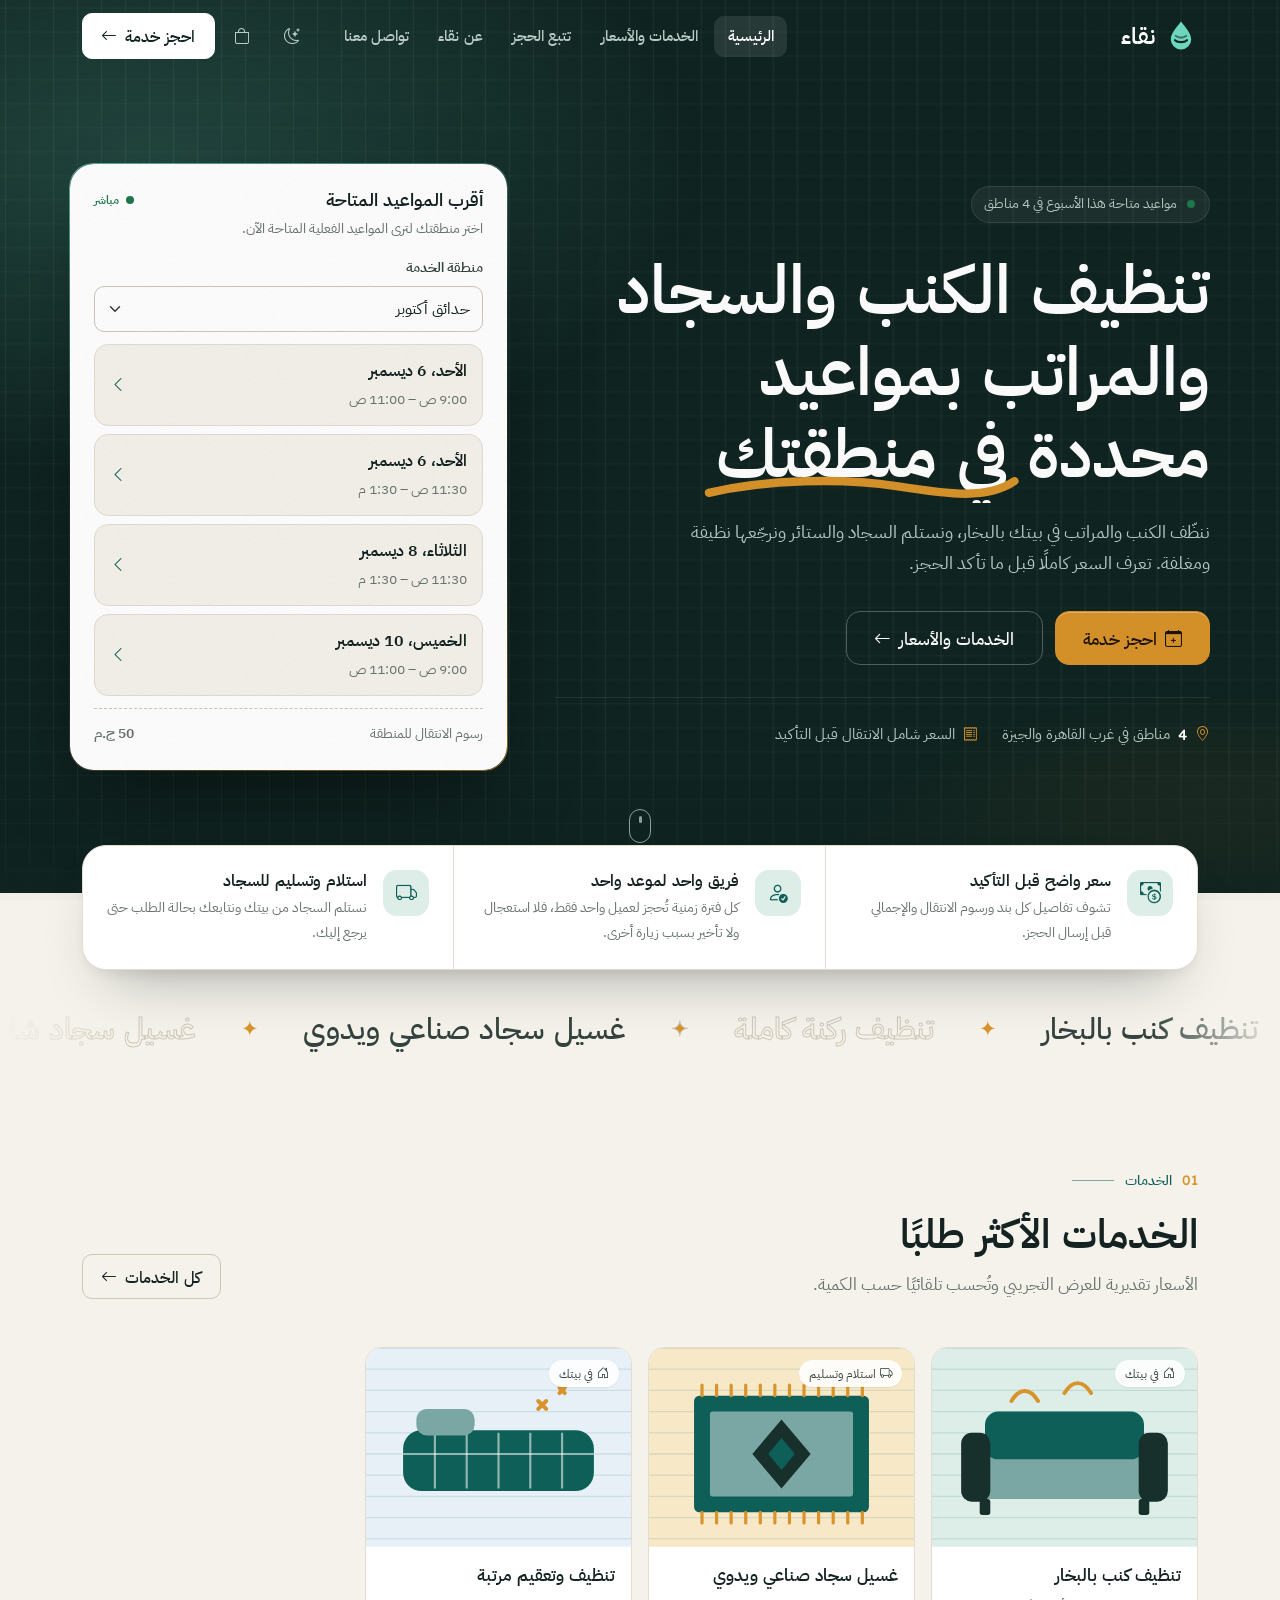
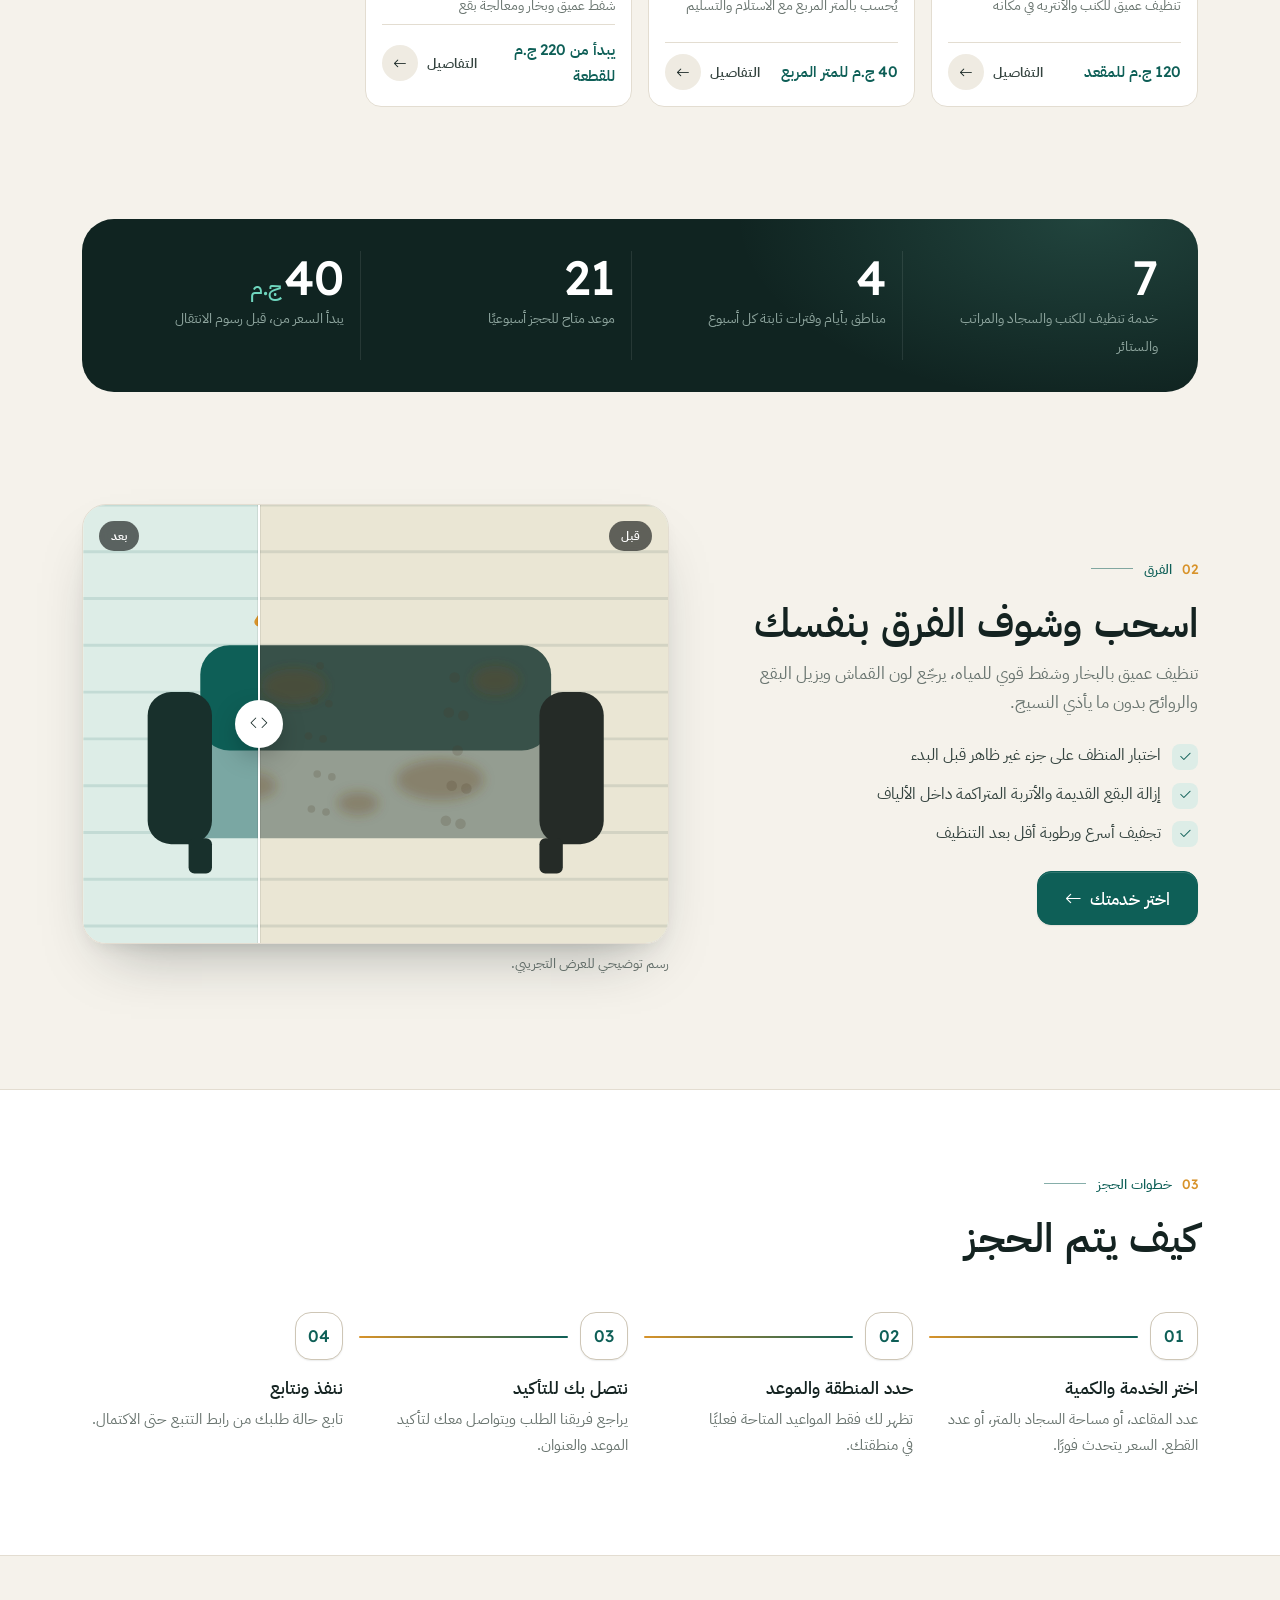
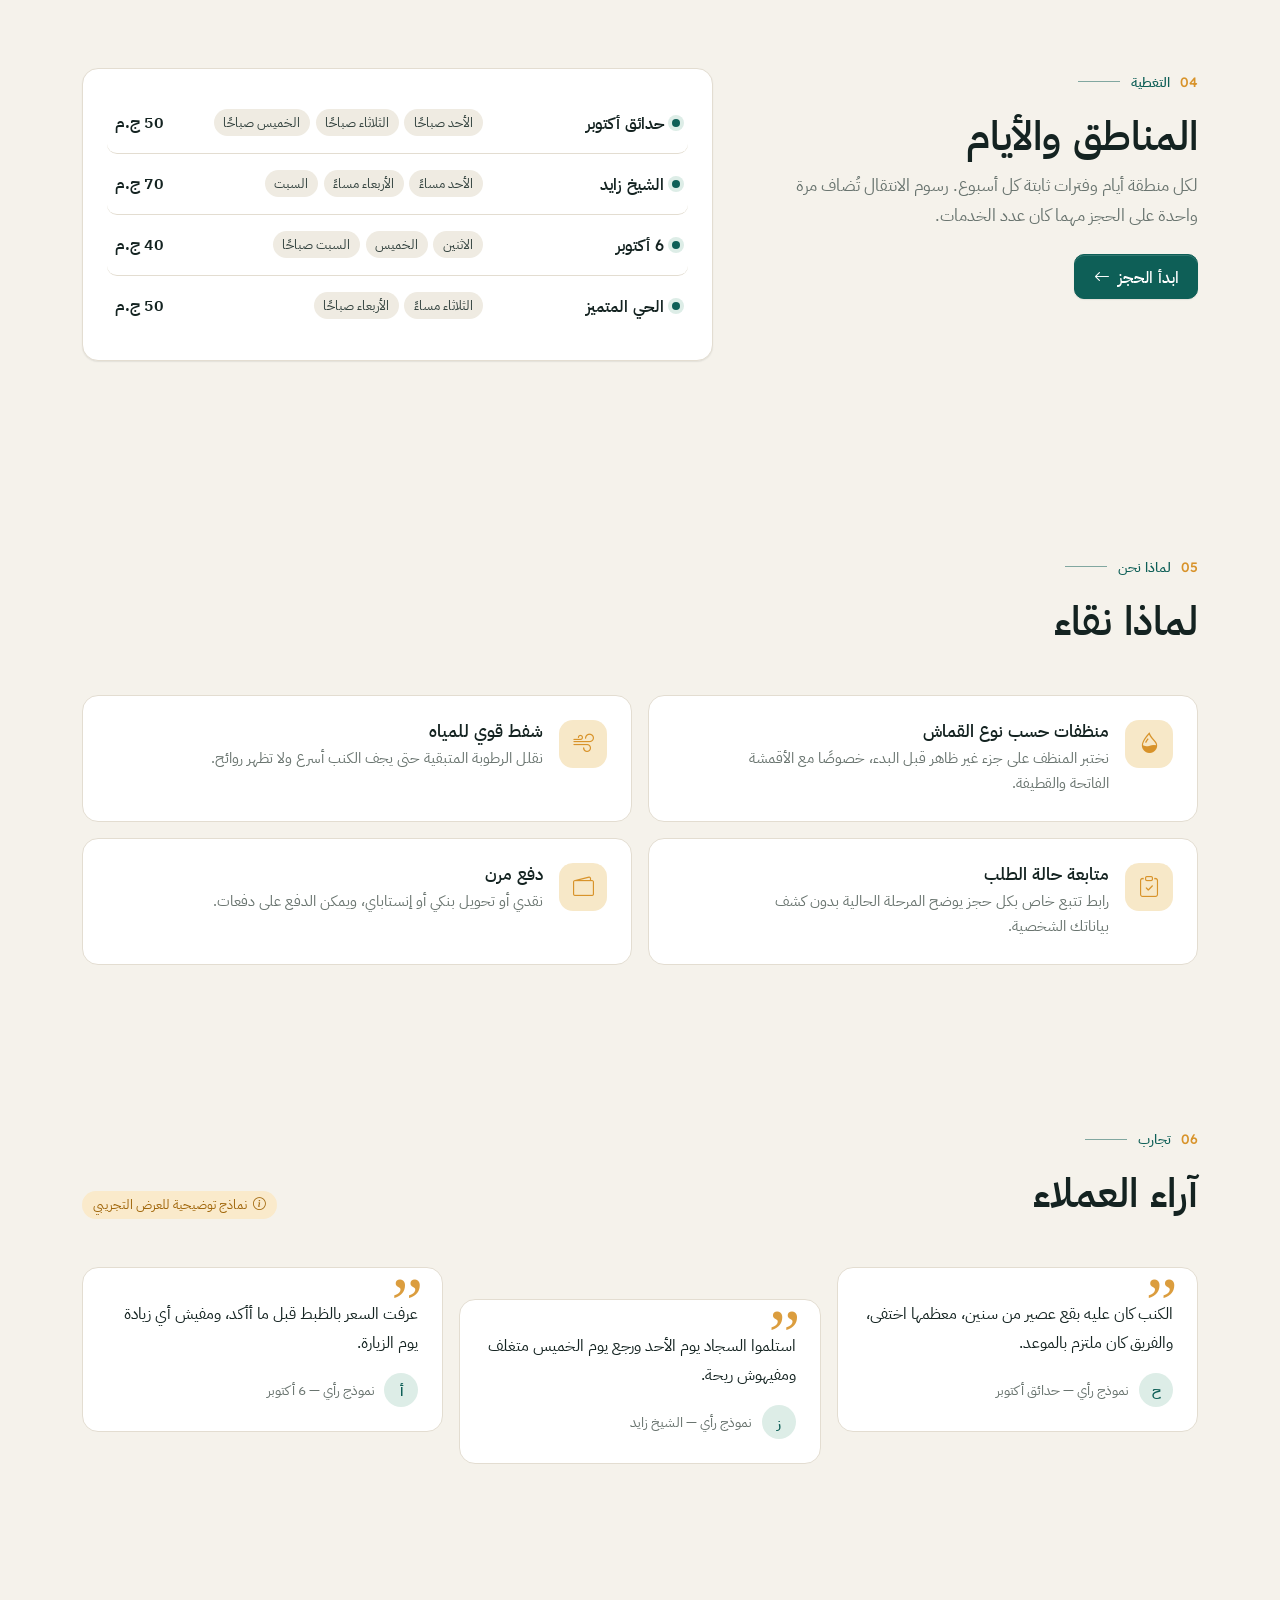
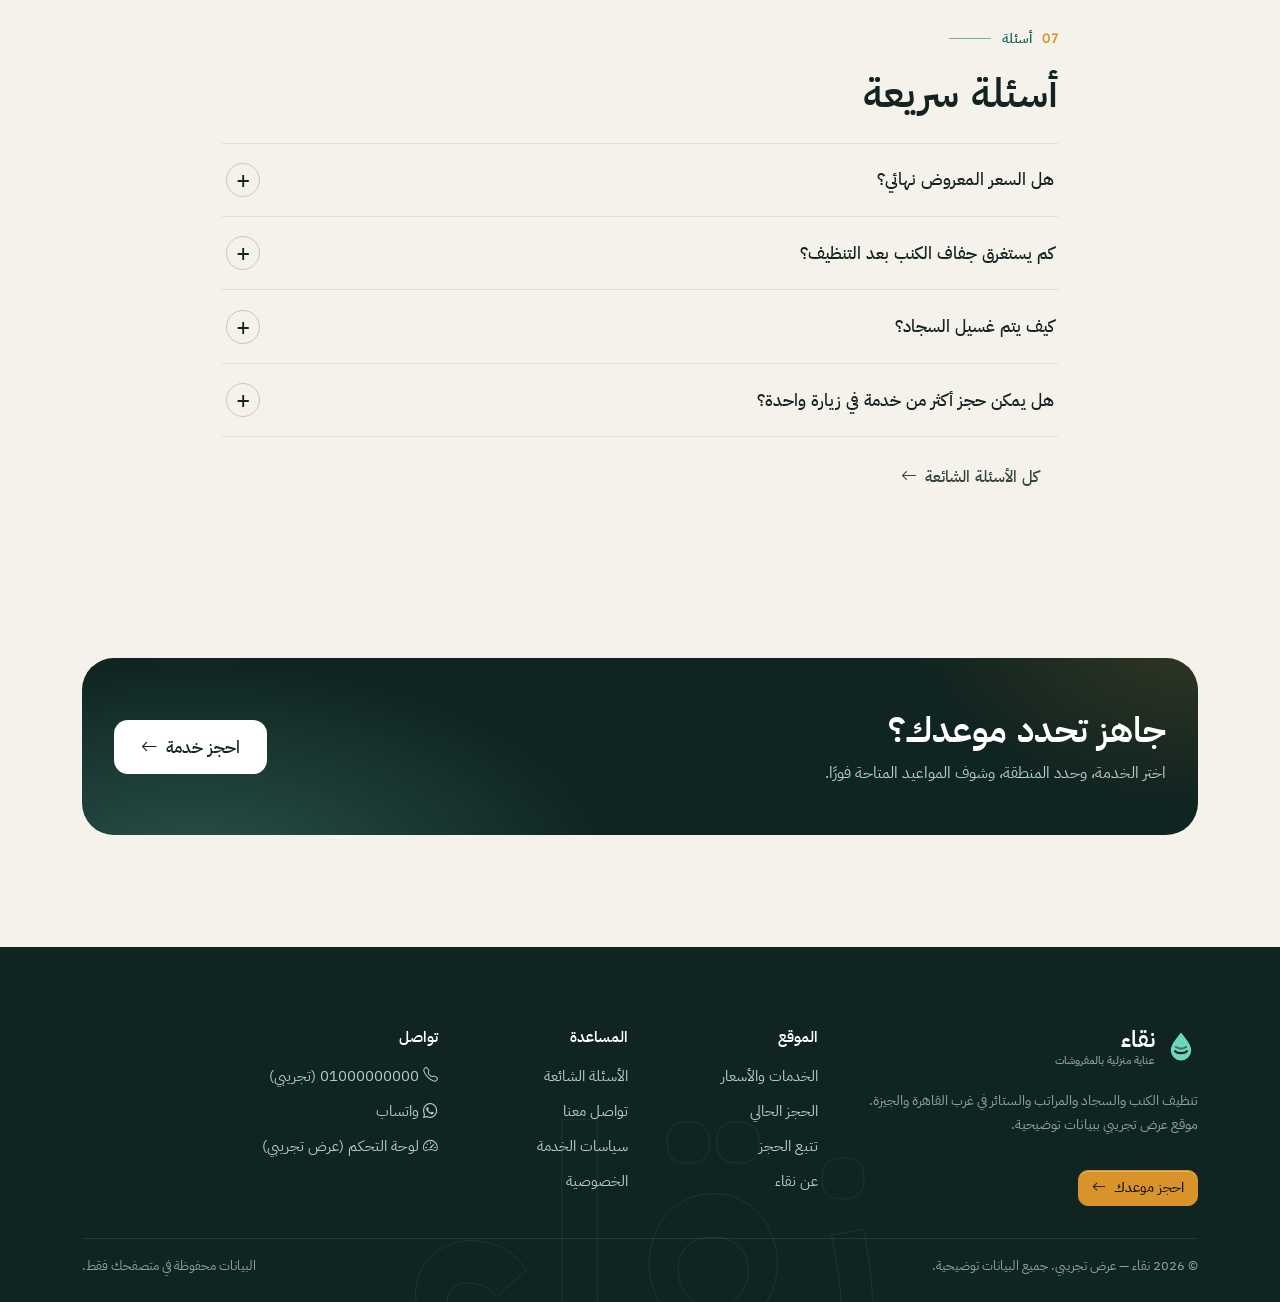
<file: index.html>
<!doctype html>
<html lang="ar" dir="rtl" data-theme="light">
<head>
  <meta charset="utf-8">
  <meta name="viewport" content="width=device-width, initial-scale=1, viewport-fit=cover">
  <title>نقاء — تنظيف كنب وسجاد ومراتب (عرض تجريبي)</title>
  <meta name="description" content="عرض تجريبي لموقع حجز خدمات تنظيف الكنب والسجاد والمراتب في مصر.">
  <meta name="theme-color" content="#102421">
  <link rel="icon" href="data:image/svg+xml,%3Csvg xmlns='http://www.w3.org/2000/svg' viewBox='0 0 40 40'%3E%3Cpath d='M20 3c6 8 12 14 12 21a12 12 0 0 1-24 0C8 17 14 11 20 3Z' fill='%230E5F57'/%3E%3C/svg%3E">
  <script>try{var t=localStorage.getItem('naqaa_theme')||(matchMedia('(prefers-color-scheme: dark)').matches?'dark':'light');document.documentElement.setAttribute('data-theme',t);document.documentElement.setAttribute('data-bs-theme',t);}catch(e){}</script>
  <link rel="stylesheet" href="assets/vendor/bootstrap/bootstrap.rtl.min.css">
  <link rel="stylesheet" href="assets/vendor/icons/bootstrap-icons.min.css">
  <link rel="stylesheet" href="assets/css/base.css">
  <link rel="stylesheet" href="assets/css/motion.css">
  <link rel="stylesheet" href="assets/css/site.css">
</head>
<body class="site">
  <a class="skip-link" href="#app">تخطَّ إلى المحتوى</a>
  <div class="scroll-progress" data-scroll-progress aria-hidden="true"></div>
  <header class="site-header" data-scroll-header>
    <div class="container bar">
      <a href="#/" class="nq-logo" aria-label="نقاء — الصفحة الرئيسية" id="brand"></a>
      <nav class="site-nav" aria-label="القائمة الرئيسية">
        <a href="#/" data-nav="home">الرئيسية</a>
        <a href="#/services" data-nav="services">الخدمات والأسعار</a>
        <a href="#/track" data-nav="track">تتبع الحجز</a>
        <a href="#/about" data-nav="about">عن نقاء</a>
        <a href="#/contact" data-nav="contact">تواصل معنا</a>
      </nav>
      <div class="header-actions">
        <button type="button" class="btn btn-ghost btn-icon" data-action="theme" aria-label="تبديل الوضع الليلي" aria-pressed="false"><span class="theme-ico" aria-hidden="true"><i class="bi bi-moon-stars"></i><i class="bi bi-sun"></i></span></button>
        <a href="#/cart" class="btn btn-ghost btn-icon cart-btn" aria-label="الحجز الحالي"><i class="bi bi-bag" aria-hidden="true"></i><span class="cart-count" data-cart-count hidden>0</span></a>
        <a href="#/services" class="btn btn-brand header-cta">احجز خدمة<i class="bi bi-arrow-left" aria-hidden="true"></i></a>
        <button type="button" class="btn btn-ghost btn-icon d-lg-none" data-bs-toggle="offcanvas" data-bs-target="#mnav" aria-controls="mnav" aria-label="فتح القائمة"><i class="bi bi-list fs-4" aria-hidden="true"></i></button>
      </div>
    </div>
  </header>

  <div class="offcanvas offcanvas-end" tabindex="-1" id="mnav" aria-labelledby="mnav-title">
    <div class="offcanvas-header"><h2 class="offcanvas-title h5" id="mnav-title">القائمة</h2><button type="button" class="btn-close" data-bs-dismiss="offcanvas" aria-label="إغلاق"></button></div>
    <div class="offcanvas-body">
      <nav class="mnav" aria-label="قائمة الجوال">
        <a href="#/" data-nav="home"><i class="bi bi-house" aria-hidden="true"></i>الرئيسية</a>
        <a href="#/services" data-nav="services"><i class="bi bi-grid" aria-hidden="true"></i>الخدمات والأسعار</a>
        <a href="#/cart" data-nav="cart"><i class="bi bi-bag" aria-hidden="true"></i>الحجز الحالي</a>
        <a href="#/track" data-nav="track"><i class="bi bi-geo" aria-hidden="true"></i>تتبع الحجز</a>
        <a href="#/faq" data-nav="faq"><i class="bi bi-question-circle" aria-hidden="true"></i>الأسئلة الشائعة</a>
        <a href="#/about" data-nav="about"><i class="bi bi-info-circle" aria-hidden="true"></i>عن نقاء</a>
        <a href="#/contact" data-nav="contact"><i class="bi bi-chat-dots" aria-hidden="true"></i>تواصل معنا</a>
        <a href="admin.html"><i class="bi bi-speedometer2" aria-hidden="true"></i>لوحة التحكم (للعرض)</a>
      </nav>
      <a href="#/services" class="btn btn-brand btn-lg w-100 mt-4">احجز خدمة</a>
    </div>
  </div>

  <main id="app" tabindex="-1"></main>
  <div class="float-cart" aria-live="polite"></div>

  <footer class="site-footer">
    <div class="container">
      <div class="row g-4">
        <div class="col-lg-4"><span id="foot-brand"></span><p class="mt-3 small">تنظيف الكنب والسجاد والمراتب والستائر في غرب القاهرة والجيزة. موقع عرض تجريبي ببيانات توضيحية.</p><a class="btn btn-saffron btn-sm foot-cta" href="#/services">احجز موعدك<i class="bi bi-arrow-left" aria-hidden="true"></i></a></div>
        <div class="col-6 col-lg-2"><h2>الموقع</h2><ul><li><a href="#/services">الخدمات والأسعار</a></li><li><a href="#/cart">الحجز الحالي</a></li><li><a href="#/track">تتبع الحجز</a></li><li><a href="#/about">عن نقاء</a></li></ul></div>
        <div class="col-6 col-lg-2"><h2>المساعدة</h2><ul><li><a href="#/faq">الأسئلة الشائعة</a></li><li><a href="#/contact">تواصل معنا</a></li><li><a href="#/policies">سياسات الخدمة</a></li><li><a href="#/privacy">الخصوصية</a></li></ul></div>
        <div class="col-lg-4"><h2>تواصل</h2><ul><li><a href="tel:01000000000"><i class="bi bi-telephone me-1" aria-hidden="true"></i><span class="ltr">01000000000</span> (تجريبي)</a></li><li><a href="https://wa.me/201000000000" target="_blank" rel="noopener"><i class="bi bi-whatsapp me-1" aria-hidden="true"></i>واتساب</a></li><li><a href="admin.html"><i class="bi bi-speedometer2 me-1" aria-hidden="true"></i>لوحة التحكم (عرض تجريبي)</a></li></ul></div>
      </div>
      <div class="legal"><span>© <span id="year"></span> نقاء — عرض تجريبي. جميع البيانات توضيحية.</span><span>البيانات محفوظة في متصفحك فقط.</span></div>
    </div>
    <div class="wordmark" aria-hidden="true">نقاء</div>
  </footer>

  <script src="assets/vendor/bootstrap/bootstrap.bundle.min.js"></script>
  <script src="assets/js/core/utils.js"></script>
  <script src="assets/js/core/motion.js"></script>
  <script src="assets/js/core/seed.js"></script>
  <script src="assets/js/core/store.js"></script>
  <script src="assets/js/core/pricing.js"></script>
  <script src="assets/js/core/schedule.js"></script>
  <script src="assets/js/core/workflow.js"></script>
  <script src="assets/js/core/finance.js"></script>
  <script src="assets/js/core/bookings.js"></script>
  <script src="assets/js/core/ui.js"></script>
  <script src="assets/js/site/app.js"></script>
  <script>document.getElementById('brand').innerHTML=NQ.ui.logo().toString();document.getElementById('foot-brand').innerHTML=NQ.ui.logo('عناية منزلية بالمفروشات').toString();</script>
</body>
</html>
</file>
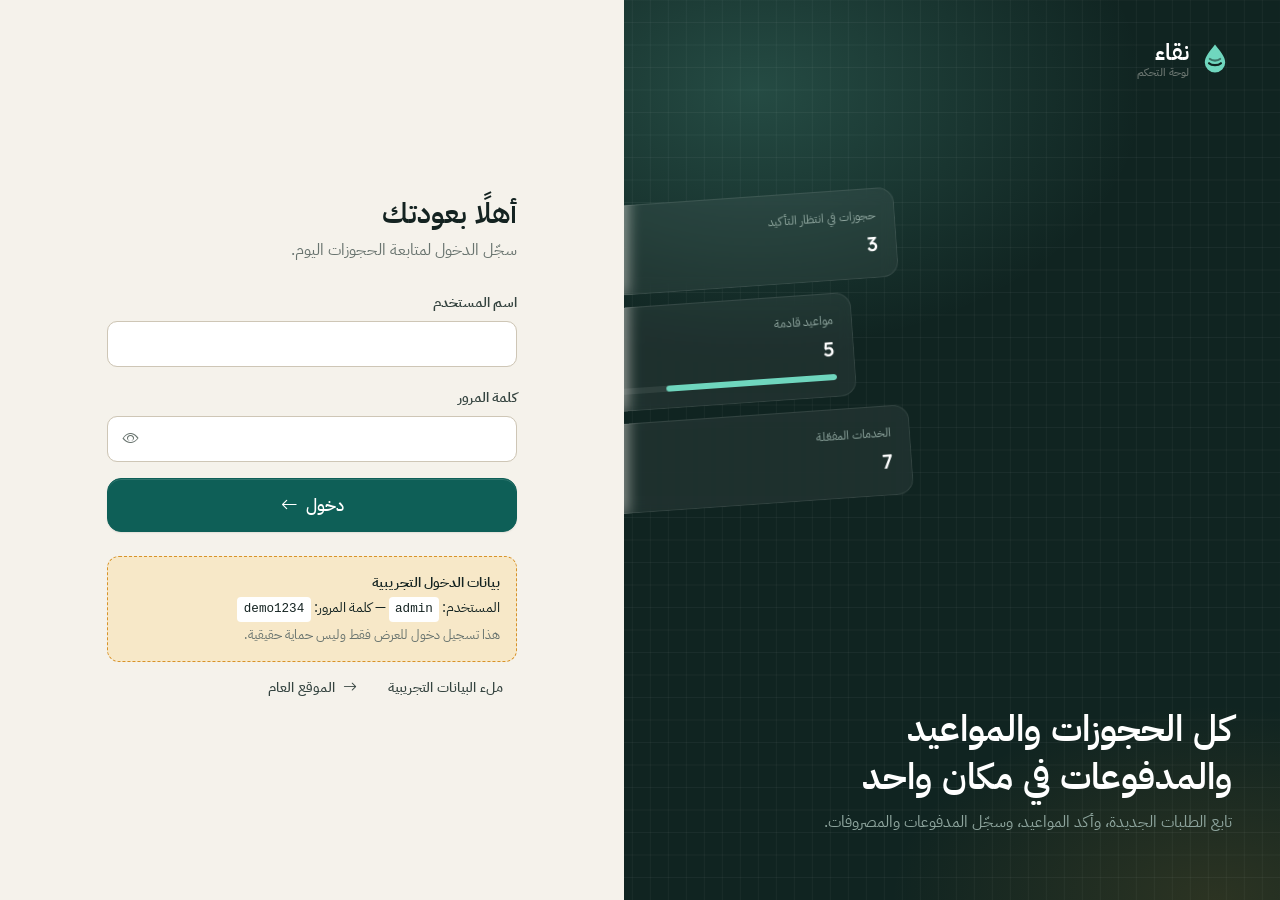
<file: admin.html>
<!doctype html>
<html lang="ar" dir="rtl" data-theme="light">
<head>
  <meta charset="utf-8">
  <meta name="viewport" content="width=device-width, initial-scale=1, viewport-fit=cover">
  <title>لوحة تحكم نقاء (عرض تجريبي)</title>
  <meta name="robots" content="noindex">
  <meta name="theme-color" content="#102421">
  <link rel="icon" href="data:image/svg+xml,%3Csvg xmlns='http://www.w3.org/2000/svg' viewBox='0 0 40 40'%3E%3Cpath d='M20 3c6 8 12 14 12 21a12 12 0 0 1-24 0C8 17 14 11 20 3Z' fill='%230E5F57'/%3E%3C/svg%3E">
  <script>try{var t=localStorage.getItem('naqaa_theme')||(matchMedia('(prefers-color-scheme: dark)').matches?'dark':'light');document.documentElement.setAttribute('data-theme',t);document.documentElement.setAttribute('data-bs-theme',t);}catch(e){}</script>
  <link rel="stylesheet" href="assets/vendor/bootstrap/bootstrap.rtl.min.css">
  <link rel="stylesheet" href="assets/vendor/icons/bootstrap-icons.min.css">
  <link rel="stylesheet" href="assets/css/base.css">
  <link rel="stylesheet" href="assets/css/motion.css">
  <link rel="stylesheet" href="assets/css/admin.css">
</head>
<body class="admin">
  <a class="skip-link" href="#adm-main">تخطَّ إلى المحتوى</a>
  <div id="admin-root">
    <div class="boot" role="status" aria-label="جارٍ تحميل لوحة التحكم">
      <div class="side"></div>
      <div class="main">
        <div class="skel" style="height:34px;width:260px"></div>
        <div class="row1"><div class="skel" style="height:220px"></div><div class="skel" style="height:220px"></div><div class="skel" style="height:220px"></div></div>
        <div class="skel" style="height:90px"></div>
        <div class="skel" style="height:300px"></div>
      </div>
    </div>
  </div>
  <noscript><p style="padding:2rem">لوحة التحكم تحتاج إلى تفعيل JavaScript.</p></noscript>

  <script src="assets/vendor/bootstrap/bootstrap.bundle.min.js"></script>
  <script src="assets/js/core/utils.js"></script>
  <script src="assets/js/core/motion.js"></script>
  <script src="assets/js/core/seed.js"></script>
  <script src="assets/js/core/store.js"></script>
  <script src="assets/js/core/pricing.js"></script>
  <script src="assets/js/core/schedule.js"></script>
  <script src="assets/js/core/workflow.js"></script>
  <script src="assets/js/core/finance.js"></script>
  <script src="assets/js/core/bookings.js"></script>
  <script src="assets/js/core/ui.js"></script>
  <script src="assets/js/admin/core.js"></script>
  <script src="assets/js/admin/palette.js"></script>
  <script src="assets/js/admin/ops.js"></script>
  <script src="assets/js/admin/config.js"></script>
  <script src="assets/js/admin/money.js"></script>
</body>
</html>
</file>
<file: assets/css/base.css>
/* Naqaa — design tokens & shared components (RTL-first)
 * Palette "Linen & Eucalyptus": warm linen neutrals, one deep green brand colour,
 * saffron as the single accent. Dark mode is a neutral warm charcoal (no blue cast). */
@font-face { font-family: 'Readex Pro'; font-weight: 400; font-display: swap; src: url(../vendor/fonts/readex-pro-arabic-400-normal.woff2) format('woff2'); unicode-range: U+0600-06FF, U+0750-077F, U+FB50-FDFF, U+FE70-FEFF; }
@font-face { font-family: 'Readex Pro'; font-weight: 500; font-display: swap; src: url(../vendor/fonts/readex-pro-arabic-500-normal.woff2) format('woff2'); unicode-range: U+0600-06FF, U+0750-077F, U+FB50-FDFF, U+FE70-FEFF; }
@font-face { font-family: 'Readex Pro'; font-weight: 600; font-display: swap; src: url(../vendor/fonts/readex-pro-arabic-600-normal.woff2) format('woff2'); unicode-range: U+0600-06FF, U+0750-077F, U+FB50-FDFF, U+FE70-FEFF; }
@font-face { font-family: 'Readex Pro'; font-weight: 700; font-display: swap; src: url(../vendor/fonts/readex-pro-arabic-700-normal.woff2) format('woff2'); unicode-range: U+0600-06FF, U+0750-077F, U+FB50-FDFF, U+FE70-FEFF; }
@font-face { font-family: 'Readex Pro'; font-weight: 400 700; font-display: swap; src: url(../vendor/fonts/readex-pro-latin-500-normal.woff2) format('woff2'); unicode-range: U+0000-00FF, U+2000-206F; }
@font-face { font-family: 'IBM Plex Sans Arabic'; font-weight: 400; font-display: swap; src: url(../vendor/fonts/ibm-plex-sans-arabic-arabic-400-normal.woff2) format('woff2'); unicode-range: U+0600-06FF, U+0750-077F, U+FB50-FDFF, U+FE70-FEFF; }
@font-face { font-family: 'IBM Plex Sans Arabic'; font-weight: 500; font-display: swap; src: url(../vendor/fonts/ibm-plex-sans-arabic-arabic-500-normal.woff2) format('woff2'); unicode-range: U+0600-06FF, U+0750-077F, U+FB50-FDFF, U+FE70-FEFF; }
@font-face { font-family: 'IBM Plex Sans Arabic'; font-weight: 600; font-display: swap; src: url(../vendor/fonts/ibm-plex-sans-arabic-arabic-600-normal.woff2) format('woff2'); unicode-range: U+0600-06FF, U+0750-077F, U+FB50-FDFF, U+FE70-FEFF; }
@font-face { font-family: 'IBM Plex Sans Arabic'; font-weight: 400; font-display: swap; src: url(../vendor/fonts/ibm-plex-sans-arabic-latin-400-normal.woff2) format('woff2'); unicode-range: U+0000-00FF, U+2000-206F; }
@font-face { font-family: 'IBM Plex Sans Arabic'; font-weight: 600; font-display: swap; src: url(../vendor/fonts/ibm-plex-sans-arabic-latin-600-normal.woff2) format('woff2'); unicode-range: U+0000-00FF, U+2000-206F; }

:root {
  --font-display: 'Readex Pro', 'IBM Plex Sans Arabic', Tahoma, sans-serif;
  --font-body: 'IBM Plex Sans Arabic', Tahoma, 'Segoe UI', sans-serif;

  --bg: #F5F2EB;
  --surface: #FFFFFF;
  --surface-2: #EFEBE2;
  --surface-3: #E6E0D4;
  --ink: #142321;
  --ink-2: #34433F;
  --muted: #69746F;
  --line: #E3DDD1;
  --line-strong: #CEC6B6;
  --brand: #0E5F57;
  --brand-hover: #0A4A44;
  --brand-soft: #DDEDE7;
  --brand-contrast: #FFFFFF;
  --saffron: #D8932A;
  --saffron-soft: #F7E8C8;
  --success: #1E7A4C; --success-soft: #DCF0E3;
  --warning: #A0660A; --warning-soft: #FAEACB;
  --danger: #B2392F;  --danger-soft: #F7DFDB;
  --info: #24618F;    --info-soft: #DDE9F4;

  /* "Deep" surfaces: hero, footer, sidebar, highlighted tiles */
  --deep: #102421;
  --deep-2: #18302C;
  --on-deep: #EAF1EE;
  --on-deep-2: #B9CBC5;
  --on-deep-muted: #8EA59E;
  --deep-line: rgba(255, 255, 255, .09);
  --deep-accent: #6FD6BE;
  /* legacy aliases kept for older markup */
  --navy: var(--deep);
  --navy-2: var(--deep-2);
  --logo-cut: var(--bg);

  --r-xs: 6px; --r-sm: 10px; --r-md: 16px; --r-lg: 24px; --r-xl: 32px; --r-pill: 999px;
  --sh-1: 0 1px 2px rgba(20, 35, 33, .05), 0 1px 1px rgba(20, 35, 33, .03);
  --sh-2: 0 10px 30px -14px rgba(20, 35, 33, .22), 0 2px 6px -2px rgba(20, 35, 33, .06);
  --sh-3: 0 30px 60px -28px rgba(20, 35, 33, .38), 0 8px 18px -8px rgba(20, 35, 33, .1);
  --sh-brand: 0 12px 28px -12px color-mix(in srgb, var(--brand) 60%, transparent);
  --sp-1: .25rem; --sp-2: .5rem; --sp-3: .75rem; --sp-4: 1rem; --sp-5: 1.5rem; --sp-6: 2rem; --sp-7: 3rem; --sp-8: 5rem; --sp-9: 7rem;

  --ease: cubic-bezier(.2, .7, .2, 1);
  --ease-out: cubic-bezier(.16, 1, .3, 1);
  --ease-in-out: cubic-bezier(.65, 0, .35, 1);
  --ease-spring: cubic-bezier(.34, 1.45, .64, 1);
  --dur-1: .15s; --dur-2: .25s; --dur-3: .45s; --dur-4: .8s;
  color-scheme: light;
}
[data-theme="dark"] {
  --bg: #0E100F;
  --surface: #151816;
  --surface-2: #1B1F1D;
  --surface-3: #232825;
  --ink: #EEEBE4;
  --ink-2: #CBC8C0;
  --muted: #8E958F;
  --line: #262B28;
  --line-strong: #363C38;
  --brand: #5FD0B5;
  --brand-hover: #84DDC8;
  --brand-soft: #143029;
  --brand-contrast: #062019;
  --saffron: #EDB55C;
  --saffron-soft: #2F2610;
  --success: #64CC93; --success-soft: #11291C;
  --warning: #EDB55C; --warning-soft: #2F2610;
  --danger: #F2887E;  --danger-soft: #331819;
  --info: #88BAE6;    --info-soft: #13233A;
  --deep: #0A0C0B;
  --deep-2: #121513;
  --on-deep: #EEEBE4;
  --on-deep-2: #BDBAB2;
  --on-deep-muted: #858C86;
  --deep-line: rgba(255, 255, 255, .07);
  --deep-accent: #5FD0B5;
  --sh-1: 0 0 0 1px rgba(255, 255, 255, .015), 0 1px 2px rgba(0, 0, 0, .5);
  --sh-2: 0 14px 34px -16px rgba(0, 0, 0, .75), 0 2px 6px -2px rgba(0, 0, 0, .4);
  --sh-3: 0 34px 70px -28px rgba(0, 0, 0, .9), 0 8px 20px -8px rgba(0, 0, 0, .5);
  --sh-brand: 0 12px 30px -14px color-mix(in srgb, var(--brand) 45%, transparent);
  color-scheme: dark;
}

/* ---------- Base ---------- */
html { -webkit-text-size-adjust: 100%; scroll-padding-top: 90px; }
body {
  font-family: var(--font-body);
  background: var(--bg);
  color: var(--ink);
  font-size: 1rem;
  line-height: 1.75;
  --bs-body-bg: var(--bg);
  --bs-body-color: var(--ink);
  --bs-border-color: var(--line);
  --bs-secondary-color: var(--muted);
  --bs-link-color-rgb: 14, 95, 87;
  overflow-x: hidden;
  -webkit-font-smoothing: antialiased;
  text-rendering: optimizeLegibility;
}
h1, h2, h3, h4, h5, h6, .h1, .h2, .h3, .h4, .h5, .h6 { font-family: var(--font-display); color: var(--ink); line-height: 1.35; letter-spacing: 0; font-weight: 600; text-wrap: balance; }
p { max-width: 68ch; text-wrap: pretty; }
a { color: var(--brand); text-underline-offset: 3px; transition: color var(--dur-1); }
a:hover { color: var(--brand-hover); }
.text-muted, .form-text { color: var(--muted) !important; }
::selection { background: color-mix(in srgb, var(--saffron) 35%, transparent); color: var(--ink); }
:focus-visible { outline: 2px solid var(--saffron); outline-offset: 3px; border-radius: 6px; }
.num, .ltr { direction: ltr; unicode-bidi: isolate; display: inline-block; }
.tnum { font-variant-numeric: tabular-nums; }
.skip-link { position: absolute; inset-inline-start: 1rem; top: -100px; z-index: 2000; background: var(--ink); color: var(--bg); padding: .5rem 1rem; border-radius: var(--r-sm); }
.skip-link:focus { top: 1rem; }
hr { border-color: var(--line); opacity: 1; }
kbd { font-family: var(--font-body); font-size: .72rem; font-weight: 600; color: var(--muted); background: var(--surface-2); border: 1px solid var(--line-strong); border-bottom-width: 2px; border-radius: 6px; padding: .05rem .4rem; line-height: 1.5; box-shadow: none; direction: ltr; display: inline-block; }

/* Thin, quiet scrollbars */
* { scrollbar-width: thin; scrollbar-color: var(--line-strong) transparent; }
::-webkit-scrollbar { width: 10px; height: 10px; }
::-webkit-scrollbar-thumb { background: var(--line-strong); border-radius: 10px; border: 3px solid transparent; background-clip: content-box; }
::-webkit-scrollbar-track { background: transparent; }

/* ---------- Buttons ---------- */
.btn {
  --btn-y: 0px;
  font-family: var(--font-display); font-weight: 500; border-radius: var(--r-sm); padding: .6rem 1.15rem; min-height: 44px;
  display: inline-flex; align-items: center; justify-content: center; gap: .5rem; position: relative;
  transform: translateY(var(--btn-y));
  transition: background-color var(--dur-2) var(--ease), color var(--dur-2), border-color var(--dur-2), box-shadow var(--dur-2) var(--ease), transform var(--dur-2) var(--ease-out);
}
.btn:active { --btn-y: 1px; transition-duration: .06s; }
.btn .bi-arrow-left, .btn .bi-chevron-left { transition: transform var(--dur-2) var(--ease-out); }
.btn:hover .bi-arrow-left, .btn:hover .bi-chevron-left { transform: translateX(-4px); }
.btn-sm { min-height: 36px; padding: .35rem .8rem; font-size: .875rem; }
.btn-lg { min-height: 54px; padding: .8rem 1.7rem; font-size: 1.05rem; border-radius: 14px; }
.btn-brand { background: var(--brand); color: var(--brand-contrast); border: 1px solid var(--brand); box-shadow: inset 0 1px 0 rgba(255, 255, 255, .14), var(--sh-1); }
.btn-brand:hover, .btn-brand:focus-visible { background: var(--brand-hover); border-color: var(--brand-hover); color: var(--brand-contrast); --btn-y: -1px; box-shadow: inset 0 1px 0 rgba(255, 255, 255, .14), var(--sh-brand); }
.btn-brand:disabled, .btn-brand.disabled { background: var(--line-strong); border-color: var(--line-strong); color: var(--surface); box-shadow: none; }
.btn-saffron { background: var(--saffron); color: #1E1405; border: 1px solid var(--saffron); box-shadow: inset 0 1px 0 rgba(255, 255, 255, .3); }
.btn-saffron:hover { filter: brightness(1.05); color: #1E1405; --btn-y: -1px; box-shadow: inset 0 1px 0 rgba(255, 255, 255, .3), 0 14px 30px -12px color-mix(in srgb, var(--saffron) 70%, transparent); }
.btn-outline { background: transparent; color: var(--ink); border: 1px solid var(--line-strong); }
.btn-outline:hover { border-color: var(--ink); color: var(--ink); background: var(--surface); }
.btn-ghost { background: transparent; color: var(--ink-2); border: 1px solid transparent; }
.btn-ghost:hover { background: var(--surface-2); color: var(--ink); }
.btn-danger { --bs-btn-bg: var(--danger); --bs-btn-border-color: var(--danger); --bs-btn-hover-bg: color-mix(in srgb, var(--danger) 88%, #000); --bs-btn-hover-border-color: transparent; }
.btn-soft-danger { background: var(--danger-soft); color: var(--danger); border: 1px solid transparent; }
.btn-soft-danger:hover { background: var(--danger); color: #fff; }
.btn-icon { width: 44px; height: 44px; padding: 0; border-radius: var(--r-sm); }
.btn-icon.btn-sm { width: 36px; height: 36px; min-height: 36px; }

/* Theme toggle: two stacked icons that swap with a rotation */
.theme-ico { position: relative; display: inline-grid; width: 1.15rem; height: 1.15rem; place-items: center; }
.theme-ico i { grid-area: 1 / 1; line-height: 1; transition: transform var(--dur-3) var(--ease-spring), opacity var(--dur-2); }
.theme-ico .bi-sun { opacity: 0; transform: rotate(-90deg) scale(.4); }
[data-theme="dark"] .theme-ico .bi-sun { opacity: 1; transform: none; }
[data-theme="dark"] .theme-ico .bi-moon-stars { opacity: 0; transform: rotate(90deg) scale(.4); }

/* ---------- Forms ---------- */
.form-label { font-weight: 600; font-size: .9rem; color: var(--ink-2); margin-bottom: .35rem; }
.form-label .req { color: var(--danger); margin-inline-start: .15rem; }
.form-control, .form-select { background-color: var(--surface); border: 1px solid var(--line-strong); color: var(--ink); border-radius: var(--r-sm); min-height: 46px; font-size: 1rem; transition: border-color var(--dur-2), box-shadow var(--dur-2), background-color var(--dur-2); }
.form-control:hover, .form-select:hover { border-color: color-mix(in srgb, var(--ink) 30%, var(--line-strong)); }
.form-control:focus, .form-select:focus { border-color: var(--brand); box-shadow: 0 0 0 4px color-mix(in srgb, var(--brand) 16%, transparent); background-color: var(--surface); color: var(--ink); }
.form-control::placeholder { color: color-mix(in srgb, var(--muted) 75%, transparent); }
.form-check-input { border-color: var(--line-strong); background-color: var(--surface); transition: background-color var(--dur-2), border-color var(--dur-2), background-position var(--dur-2) var(--ease-out); }
.form-check-input:checked { background-color: var(--brand); border-color: var(--brand); }
.form-check-input:focus { box-shadow: 0 0 0 4px color-mix(in srgb, var(--brand) 16%, transparent); border-color: var(--brand); }
.form-switch .form-check-input { width: 2.6em; height: 1.4em; }
.invalid-feedback { font-size: .85rem; color: var(--danger); }
.form-control.is-invalid, .form-select.is-invalid { border-color: var(--danger); animation: shake .4s var(--ease); }
textarea.form-control { min-height: 96px; }
@keyframes shake { 20%, 60% { transform: translateX(-4px); } 40%, 80% { transform: translateX(4px); } }

/* ---------- Surfaces ---------- */
.panel { background: var(--surface); border: 1px solid var(--line); border-radius: var(--r-md); box-shadow: var(--sh-1); }
.panel-pad { padding: var(--sp-5); }
@media (max-width: 575.98px) { .panel-pad { padding: var(--sp-4); } }
.divider { border-top: 1px dashed var(--line-strong); margin: var(--sp-4) 0; }

/* Cursor-following highlight for interactive cards (position set by NQ.motion) */
[data-spot] { --mx: 50%; --my: 50%; }
[data-spot]::before { content: ''; position: absolute; inset: 0; border-radius: inherit; pointer-events: none; z-index: 0; opacity: 0; transition: opacity var(--dur-3); background: radial-gradient(420px circle at var(--mx) var(--my), color-mix(in srgb, var(--brand) 9%, transparent), transparent 45%); }
[data-spot]:hover::before { opacity: 1; }

/* ---------- Badges ---------- */
.nq-badge { display: inline-flex; align-items: center; gap: .35rem; font-size: .78rem; font-weight: 600; padding: .18rem .65rem; border-radius: var(--r-pill); white-space: nowrap; border: 1px solid transparent; line-height: 1.6; }
.nq-badge.tone-warning { background: var(--warning-soft); color: var(--warning); }
.nq-badge.tone-info { background: var(--info-soft); color: var(--info); }
.nq-badge.tone-primary { background: var(--brand-soft); color: var(--brand); }
.nq-badge.tone-success { background: var(--success-soft); color: var(--success); }
.nq-badge.tone-danger { background: var(--danger-soft); color: var(--danger); }
.nq-badge.tone-secondary { background: var(--surface-2); color: var(--muted); }
.nq-badge.soft { background: transparent; border-color: color-mix(in srgb, currentColor 45%, transparent); }

/* ---------- Logo ---------- */
.nq-logo { display: inline-flex; align-items: center; gap: .55rem; color: var(--ink); text-decoration: none; }
.nq-logo-mark { width: 34px; height: 34px; color: var(--brand); flex: none; transition: transform var(--dur-3) var(--ease-spring); }
a:hover > .nq-logo .nq-logo-mark, a.nq-logo:hover .nq-logo-mark { transform: rotate(-8deg) scale(1.06); }
.nq-logo-text { font-family: var(--font-display); font-weight: 700; font-size: 1.45rem; line-height: 1; display: flex; flex-direction: column; }
.nq-logo-text small { font-family: var(--font-body); font-weight: 500; font-size: .7rem; color: var(--muted); margin-top: .25rem; }

/* ---------- Service illustration ---------- */
.nq-art { width: 100%; height: auto; display: block; }
.nq-art .bg { fill: var(--brand-soft); }
.nq-art .weave path { stroke: color-mix(in srgb, var(--brand) 12%, transparent); stroke-width: 1; }
.nq-art .a1 { fill: var(--brand); }
.nq-art .a2 { fill: color-mix(in srgb, var(--brand) 55%, var(--surface)); }
.nq-art .a3 { fill: var(--deep-2); }
[data-theme="dark"] .nq-art .a3 { fill: #2E4A44; }
.nq-art .steam, .nq-art .spark { stroke: var(--saffron); stroke-width: 3; fill: none; stroke-linecap: round; }
.nq-art .fringe { stroke: var(--saffron); stroke-width: 2.4; stroke-linecap: round; }
.nq-art .quilt { stroke: color-mix(in srgb, var(--surface) 55%, transparent); stroke-width: 1.6; fill: none; }
.art-cat_carpet .bg { fill: var(--saffron-soft); }
.art-cat_mattress .bg { fill: color-mix(in srgb, var(--info-soft) 70%, var(--surface)); }
.art-cat_home .bg { fill: var(--surface-2); }
.nq-art-img { width: 100%; height: 100%; object-fit: cover; display: block; }
.nq-art .steam { stroke-dasharray: 40; animation: steam 3.2s var(--ease-in-out) infinite; }
.nq-art .steam:nth-of-type(2) { animation-delay: -1.4s; }
@keyframes steam { 0% { stroke-dashoffset: 40; opacity: 0; transform: translateY(4px); } 40% { opacity: 1; } 100% { stroke-dashoffset: -40; opacity: 0; transform: translateY(-6px); } }

/* ---------- Empty / recovery ---------- */
.nq-empty { text-align: center; padding: var(--sp-7) var(--sp-4); color: var(--muted); }
.nq-empty > i { font-size: 1.9rem; color: var(--brand); display: inline-grid; place-items: center; width: 68px; height: 68px; border-radius: 22px; background: var(--brand-soft); margin-bottom: var(--sp-3); transform: rotate(-6deg); }
.nq-empty h3 { font-size: 1.08rem; margin-bottom: .25rem; }
.nq-empty p { margin: 0 auto var(--sp-4); }
.nq-recovery { max-width: 560px; text-align: center; padding: var(--sp-8) var(--sp-4); }
.nq-recovery > i { font-size: 3rem; color: var(--danger); }
.nq-recovery h1 { font-size: 1.5rem; margin: var(--sp-3) 0; }

/* ---------- Toasts ---------- */
.nq-toasts { position: fixed; inset-inline-start: 50%; transform: translateX(50%); bottom: calc(1rem + env(safe-area-inset-bottom)); z-index: 2100; display: flex; flex-direction: column; gap: .5rem; width: min(92vw, 420px); pointer-events: none; }
[dir="ltr"] .nq-toasts { transform: translateX(-50%); }
.nq-toast { --tone: var(--brand); position: relative; overflow: hidden; display: flex; gap: .7rem; align-items: center; background: var(--surface); color: var(--ink); padding: .75rem .75rem .8rem 1rem; border: 1px solid var(--line); border-radius: 14px; box-shadow: var(--sh-3); font-weight: 500; font-size: .95rem; animation: toastIn .5s var(--ease-spring) both; pointer-events: auto; }
.nq-toast .ico { width: 32px; height: 32px; flex: none; border-radius: 10px; display: grid; place-items: center; background: color-mix(in srgb, var(--tone) 14%, transparent); color: var(--tone); font-size: 1rem; }
.nq-toast .msg { flex: 1; line-height: 1.5; }
.nq-toast .x { flex: none; width: 28px; height: 28px; border: 0; border-radius: 8px; background: transparent; color: var(--muted); display: grid; place-items: center; }
.nq-toast .x:hover { background: var(--surface-2); color: var(--ink); }
.nq-toast .bar { position: absolute; inset-inline: 0; bottom: 0; height: 3px; background: var(--tone); opacity: .55; transform-origin: right; animation: toastBar var(--life, 4s) linear forwards; }
.nq-toast:hover .bar { animation-play-state: paused; }
.nq-toast-success { --tone: var(--success); } .nq-toast-danger { --tone: var(--danger); } .nq-toast-warning { --tone: var(--warning); } .nq-toast-info { --tone: var(--info); }
.nq-toast.out { animation: toastOut .3s var(--ease) forwards; }
@keyframes toastIn { from { opacity: 0; transform: translateY(24px) scale(.94); } }
@keyframes toastOut { to { opacity: 0; transform: translateY(10px) scale(.96); } }
@keyframes toastBar { to { transform: scaleX(0); } }

/* ---------- Modal ---------- */
.modal-backdrop { --bs-backdrop-bg: #0A1211; --bs-backdrop-opacity: .45; }
.modal-backdrop.show { backdrop-filter: blur(3px); }
.modal-content { background: var(--surface); color: var(--ink); border: 1px solid var(--line); border-radius: 20px; box-shadow: var(--sh-3); }
.modal-header, .modal-footer { border-color: var(--line); padding-inline: 1.4rem; }
.modal-body { padding-inline: 1.4rem; }
.modal-footer { gap: .5rem; }
.modal.fade .modal-dialog { transform: translateY(18px) scale(.97); opacity: 0; transition: transform .45s var(--ease-spring), opacity .25s var(--ease); }
.modal.show .modal-dialog { transform: none; opacity: 1; }
[data-theme="dark"] .btn-close { filter: invert(1) grayscale(100%) brightness(200%); }
@media (max-width: 575.98px) {
  .modal-dialog { margin: .5rem; }
  .modal-dialog-scrollable { height: calc(100% - 1rem); }
}

/* Dropdowns */
.dropdown-menu { --bs-dropdown-bg: var(--surface); --bs-dropdown-color: var(--ink); --bs-dropdown-border-color: var(--line); --bs-dropdown-link-color: var(--ink); --bs-dropdown-link-hover-bg: var(--surface-2); --bs-dropdown-link-hover-color: var(--ink); --bs-dropdown-link-active-bg: var(--brand-soft); --bs-dropdown-link-active-color: var(--brand); --bs-dropdown-divider-bg: var(--line); border-radius: 14px; box-shadow: var(--sh-3); padding: .4rem; }
.dropdown-menu.show { animation: dropIn .25s var(--ease-out); }
.dropdown-item { border-radius: 8px; padding: .5rem .75rem; }
@keyframes dropIn { from { opacity: 0; transform: translateY(-6px) scale(.98); } }

/* ---------- Charts ---------- */
.nq-chart { position: relative; }
.nq-chart svg { width: 100%; height: auto; display: block; overflow: visible; }
.nq-chart .grid { stroke: var(--line); stroke-dasharray: 2 5; }
.nq-chart .ax { fill: var(--muted); font-size: 11px; font-family: var(--font-body); }
.nq-chart .line { fill: none; stroke-width: 2.4; stroke-linejoin: round; stroke-linecap: round; stroke-dasharray: 1; stroke-dashoffset: 1; animation: draw 1.4s var(--ease-out) forwards; }
.nq-chart .line.s1 { animation-delay: .12s; } .nq-chart .line.s2 { animation-delay: .24s; }
.nq-chart .line.s0, .nq-chart .dot.s0 { stroke: var(--brand); }
.nq-chart .line.s1, .nq-chart .dot.s1 { stroke: var(--saffron); }
.nq-chart .line.s2, .nq-chart .dot.s2 { stroke: var(--danger); }
.nq-chart .line.s2 { stroke-dasharray: 1; stroke-width: 1.8; }
.nq-chart .dot { fill: var(--surface); stroke-width: 2; opacity: 0; animation: fadeIn .4s 1s forwards; }
.nq-chart .area { opacity: 0; animation: fadeIn 1s .35s var(--ease) forwards; }
.nq-chart .stop-s0 { stop-color: var(--brand); } .nq-chart .stop-s1 { stop-color: var(--saffron); }
.nq-chart .guide { stroke: var(--line-strong); stroke-width: 1; opacity: 0; transition: opacity var(--dur-1); }
.nq-chart .hdot { stroke: var(--surface); stroke-width: 2.5; opacity: 0; transition: opacity var(--dur-1); }
.nq-chart .hdot.s0 { fill: var(--brand); } .nq-chart .hdot.s1 { fill: var(--saffron); } .nq-chart .hdot.s2 { fill: var(--danger); }
.nq-chart.is-hover .guide, .nq-chart.is-hover .hdot { opacity: 1; }
.nq-chart.is-hover .dot { opacity: .25; }
.chart-tip { position: absolute; top: 0; left: 0; z-index: 3; pointer-events: none; min-width: 170px; background: var(--ink); color: var(--bg); border-radius: 12px; padding: .55rem .75rem; font-size: .8rem; box-shadow: var(--sh-3); opacity: 0; transform: translate(var(--tx, 0), var(--ty, 0)) scale(.96); transition: opacity var(--dur-1), transform .18s var(--ease-out); direction: rtl; }
.nq-chart.is-hover .chart-tip { opacity: 1; transform: translate(var(--tx, 0), var(--ty, 0)); }
.chart-tip b { display: block; font-family: var(--font-display); font-weight: 600; margin-bottom: .2rem; }
.chart-tip div { display: flex; align-items: center; gap: .45rem; justify-content: space-between; }
.chart-tip div span { display: inline-flex; align-items: center; gap: .4rem; opacity: .8; }
.chart-tip i { width: 8px; height: 8px; border-radius: 50%; display: inline-block; }
.nq-legend { display: flex; flex-wrap: wrap; gap: 1rem; font-size: .84rem; color: var(--muted); margin-top: .5rem; }
.nq-legend .sw { display: inline-block; width: 14px; height: 4px; border-radius: 2px; margin-inline-end: .4rem; vertical-align: middle; }
.sw.s0, .chart-tip i.s0 { background: var(--brand); } .sw.s1, .chart-tip i.s1 { background: var(--saffron); } .sw.s2, .chart-tip i.s2 { background: var(--danger); }
@keyframes draw { to { stroke-dashoffset: 0; } }
@keyframes fadeIn { to { opacity: 1; } }

.nq-spark { display: block; width: 100%; height: 38px; overflow: visible; }
.nq-spark path.l { fill: none; stroke: currentColor; stroke-width: 1.8; stroke-linecap: round; stroke-linejoin: round; stroke-dasharray: 1; stroke-dashoffset: 1; animation: draw 1.2s .2s var(--ease-out) forwards; }
.nq-spark path.a { fill: currentColor; opacity: 0; animation: sparkArea .9s .5s var(--ease) forwards; }
.nq-spark circle { fill: currentColor; stroke: var(--surface); stroke-width: 2; opacity: 0; animation: fadeIn .3s 1.2s forwards; }
@keyframes sparkArea { to { opacity: .1; } }

.nq-bars { list-style: none; padding: 0; margin: 0; display: grid; gap: .85rem; }
.nq-bars .bl { display: flex; justify-content: space-between; gap: 1rem; font-size: .9rem; }
.nq-bars .bl b { font-weight: 600; white-space: nowrap; font-variant-numeric: tabular-nums; }
.nq-bars .bt { height: 8px; background: var(--surface-2); border-radius: 4px; overflow: hidden; margin-top: .35rem; }
.nq-bars .bt i { display: block; height: 100%; width: var(--w); background: linear-gradient(270deg, var(--brand), color-mix(in srgb, var(--brand) 65%, var(--saffron))); border-radius: 4px; transform-origin: right; animation: grow 1s calc(var(--i, 0) * 70ms + .15s) var(--ease-out) both; }
.nq-bars li:first-child .bt i { background: linear-gradient(270deg, var(--brand), var(--brand-hover)); }
@keyframes grow { from { transform: scaleX(0); } }

/* ---------- Shared booking widgets (site + admin) ---------- */
.crumbs { font-size: .85rem; color: var(--muted); margin-bottom: .75rem; display: flex; gap: .4rem; flex-wrap: wrap; align-items: center; }
.crumbs a { color: var(--muted); text-decoration: none; }
.crumbs a:hover { color: var(--brand); }
.stepper { display: inline-flex; align-items: stretch; border: 1px solid var(--line-strong); border-radius: 12px; overflow: hidden; background: var(--surface); }
.stepper button { width: 46px; border: 0; background: var(--surface-2); color: var(--ink); font-size: 1.2rem; transition: background-color var(--dur-1), color var(--dur-1); }
.stepper button:hover { background: var(--brand-soft); color: var(--brand); }
.stepper button:active:not(:disabled) { background: var(--brand); color: var(--brand-contrast); }
.stepper button:disabled { opacity: .4; }
.stepper input { width: 84px; border: 0; text-align: center; font-weight: 600; background: transparent; color: var(--ink); min-height: 46px; -moz-appearance: textfield; font-variant-numeric: tabular-nums; }
.stepper input::-webkit-outer-spin-button, .stepper input::-webkit-inner-spin-button { -webkit-appearance: none; margin: 0; }
.stepper.sm button { width: 36px; } .stepper.sm input { width: 58px; min-height: 36px; }
.sum-rows { display: grid; gap: .55rem; margin: 0; }
.sum-rows > div { display: flex; justify-content: space-between; gap: 1rem; font-size: .95rem; }
.sum-rows dt { font-weight: 400; color: var(--muted); }
.sum-rows dd { margin: 0; font-weight: 600; text-align: end; font-variant-numeric: tabular-nums; }
.sum-rows .total { border-top: 1px solid var(--line); padding-top: .75rem; margin-top: .25rem; font-size: 1.1rem; }
.sum-rows .total dt { color: var(--ink); font-weight: 600; }
.sum-rows .total dd { font-family: var(--font-display); color: var(--brand); font-size: 1.35rem; }
.slot-grid { display: grid; grid-template-columns: repeat(auto-fill, minmax(150px, 1fr)); gap: .5rem; }
.slot-chip { padding: .6rem .75rem; border: 1px solid var(--line-strong); border-radius: 12px; background: var(--surface); color: var(--ink); text-align: center; min-height: 56px; transition: border-color var(--dur-2), background-color var(--dur-2), color var(--dur-2), transform var(--dur-3) var(--ease-spring), box-shadow var(--dur-2); }
.slot-chip .r { display: block; font-size: .74rem; color: var(--muted); }
.slot-chip:hover:not(:disabled) { border-color: var(--brand); transform: translateY(-2px); box-shadow: var(--sh-2); }
.slot-chip[aria-pressed="true"] { background: var(--brand); color: var(--brand-contrast); border-color: var(--brand); box-shadow: var(--sh-brand); animation: pick .4s var(--ease-spring); }
.slot-chip[aria-pressed="true"] .r { color: inherit; }
.slot-chip:disabled { background: var(--surface-2); color: var(--muted); border-style: dashed; cursor: not-allowed; text-decoration: line-through; text-decoration-color: var(--line-strong); }
.slot-chip:disabled .r { text-decoration: none; }
@keyframes pick { 40% { transform: scale(1.05); } }
.note-box { display: flex; gap: .6rem; padding: .75rem 1rem; border-radius: 12px; background: var(--info-soft); color: var(--info); font-size: .9rem; }
.note-box.warn { background: var(--warning-soft); color: var(--warning); }
.note-box.err { background: var(--danger-soft); color: var(--danger); }
</file>
<file: assets/css/motion.css>
/* Naqaa — motion layer (shared by site + admin).
 * Driven by NQ.motion (assets/js/core/motion.js). Every effect degrades to a static,
 * fully visible page when JS is off or the visitor prefers reduced motion. */

/* ---------- Scroll reveal ---------- */
.js-motion [data-reveal] {
  --rv-x: 0px; --rv-y: 22px; --rv-s: 1;
  opacity: 0;
  transform: translate3d(var(--rv-x), var(--rv-y), 0) scale(var(--rv-s));
  transition: opacity .8s var(--ease-out), transform .9s var(--ease-out);
  transition-delay: calc(var(--i, 0) * 75ms + var(--rv-delay, 0ms));
}
.js-motion [data-reveal="fade"] { --rv-y: 0px; }
.js-motion [data-reveal="scale"] { --rv-y: 12px; --rv-s: .96; }
.js-motion [data-reveal="start"] { --rv-y: 0px; --rv-x: 28px; }
.js-motion [data-reveal="end"] { --rv-y: 0px; --rv-x: -28px; }
.js-motion [data-reveal].is-in { opacity: 1; transform: none; }
.no-trans { transition: none !important; }

/* ---------- Route entrance (fallback + admin content) ---------- */
.is-entering > * { animation: enterUp .6s var(--ease-out) both; animation-delay: calc(var(--enter-i, 0) * 55ms); }
@keyframes enterUp { from { opacity: 0; transform: translateY(14px); } }

/* ---------- View transitions: pages ---------- */
html.vt-route #app, html.vt-route #adm-main { view-transition-name: page; }
::view-transition-old(page) { animation: vtOut .22s var(--ease) both; }
::view-transition-new(page) { animation: vtIn .5s var(--ease-out) both; }
@keyframes vtOut { to { opacity: 0; transform: translateY(-8px); filter: blur(2px); } }
@keyframes vtIn { from { opacity: 0; transform: translateY(14px); } }
::view-transition-group(page) { animation-duration: .5s; }

/* ---------- View transitions: theme (circular reveal, clip animated from JS) ---------- */
html.vt-theme::view-transition-old(root),
html.vt-theme::view-transition-new(root) { animation: none; mix-blend-mode: normal; }
html.vt-theme::view-transition-new(root) { z-index: 2; }
/* Fallback when View Transitions are unavailable: colour cross-fade */
html.theme-fade, html.theme-fade *, html.theme-fade *::before, html.theme-fade *::after {
  transition: background-color .45s var(--ease), color .45s var(--ease), border-color .45s var(--ease), fill .45s var(--ease), stroke .45s var(--ease), box-shadow .45s var(--ease) !important;
}

/* ---------- Scroll progress ---------- */
.scroll-progress { position: fixed; inset-inline: 0; top: 0; height: 2px; z-index: 1040; background: linear-gradient(270deg, var(--brand), var(--saffron)); transform-origin: right; transform: scaleX(0); pointer-events: none; }

/* ---------- Word-by-word headline ---------- */
.split .w { display: inline-block; overflow: clip; padding-block: .08em .16em; margin-block: -.08em -.16em; vertical-align: top; }
.split .w > span { display: inline-block; transform: translateY(105%); animation: wordUp .9s var(--ease-out) forwards; animation-delay: calc(var(--i, 0) * 70ms + var(--split-delay, .1s)); }
@keyframes wordUp { to { transform: none; } }

/* Hand-drawn underline that draws itself */
.scribble { position: relative; white-space: nowrap; display: inline-block; }
.scribble svg { position: absolute; inset-inline: -4%; bottom: -.18em; width: 108%; height: .5em; overflow: visible; pointer-events: none; }
.scribble path { fill: none; stroke: var(--saffron); stroke-width: 5; stroke-linecap: round; stroke-dasharray: 1; stroke-dashoffset: 1; animation: draw 1.1s var(--scribble-delay, 1s) var(--ease-in-out) forwards; }

/* ---------- Skeleton ---------- */
.skel { position: relative; overflow: hidden; background: var(--surface-2); border-radius: 10px; }
.skel::after { content: ''; position: absolute; inset: 0; transform: translateX(100%); background: linear-gradient(90deg, transparent, color-mix(in srgb, var(--surface) 70%, transparent), transparent); animation: shimmer 1.3s infinite; }
@keyframes shimmer { to { transform: translateX(-100%); } }

/* ---------- Small utilities ---------- */
@keyframes pulseRing { 0% { box-shadow: 0 0 0 0 color-mix(in srgb, var(--pulse, var(--success)) 55%, transparent); } 100% { box-shadow: 0 0 0 10px transparent; } }
.live-dot { width: 8px; height: 8px; border-radius: 50%; background: var(--pulse, var(--success)); display: inline-block; animation: pulseRing 1.8s infinite; flex: none; }
@keyframes bump { 30% { transform: scale(1.35); } 60% { transform: scale(.9); } }
.bump { animation: bump .5s var(--ease-spring); }
@keyframes floatY { 50% { transform: translateY(-8px); } }
@keyframes spinSlow { to { transform: rotate(360deg); } }
.is-leaving { animation: leave .32s var(--ease) forwards; pointer-events: none; }
@keyframes leave { to { opacity: 0; transform: translateX(-24px); } }

/* ---------- Reduced motion: everything visible, nothing moves ---------- */
@media (prefers-reduced-motion: reduce) {
  *, *::before, *::after { animation-duration: .01ms !important; animation-delay: 0s !important; animation-iteration-count: 1 !important; transition-duration: .01ms !important; transition-delay: 0s !important; scroll-behavior: auto !important; }
  .js-motion [data-reveal] { opacity: 1; transform: none; }
  .split .w > span { transform: none; }
  .nq-chart .line, .nq-spark path.l, .scribble path { stroke-dashoffset: 0; }
  .scroll-progress { display: none; }
}
@media print {
  .js-motion [data-reveal] { opacity: 1 !important; transform: none !important; }
}
</file>
<file: assets/css/site.css>
/* Naqaa — public website */

/* Subtle paper grain over the whole site (tactile, non-digital feel) */
body.site::after { content: ''; position: fixed; inset: 0; z-index: 1; pointer-events: none; opacity: .045; background-image: url("data:image/svg+xml,%3Csvg xmlns='http://www.w3.org/2000/svg' width='160' height='160'%3E%3Cfilter id='n'%3E%3CfeTurbulence type='fractalNoise' baseFrequency='.85' numOctaves='3' stitchTiles='stitch'/%3E%3CfeColorMatrix values='0 0 0 0 0 0 0 0 0 0 0 0 0 0 0 0 0 0 .9 0'/%3E%3C/filter%3E%3Crect width='100%25' height='100%25' filter='url(%23n)'/%3E%3C/svg%3E"); }
[data-theme="dark"] body.site::after { opacity: .06; mix-blend-mode: overlay; }

/* ---------- Header ---------- */
.site-header { position: sticky; top: 0; z-index: 1030; border-bottom: 1px solid transparent; transition: transform .5s var(--ease-out), background-color .35s var(--ease), border-color .35s, box-shadow .35s; }
.site-header.is-scrolled { background: color-mix(in srgb, var(--bg) 80%, transparent); backdrop-filter: saturate(1.6) blur(16px); -webkit-backdrop-filter: saturate(1.6) blur(16px); border-bottom-color: color-mix(in srgb, var(--line) 80%, transparent); }
.site-header.is-hidden { transform: translateY(-105%); }
.site-header .bar { display: flex; align-items: center; gap: 1rem; min-height: 72px; }
.site-nav { position: relative; display: flex; gap: .15rem; margin-inline-start: auto; isolation: isolate; }
.site-nav::before { content: ''; position: absolute; left: 0; top: 0; z-index: -1; width: var(--ink-w, 0); height: var(--ink-h, 0); transform: translate(var(--ink-x, 0), var(--ink-y, 0)); opacity: var(--ink-o, 0); border-radius: 10px; background: var(--brand-soft); }
.site-nav.ink-ready::before { transition: transform .5s var(--ease-out), width .5s var(--ease-out), opacity .3s; }
.site-nav a { color: var(--ink-2); text-decoration: none; font-weight: 500; padding: .45rem .85rem; border-radius: 10px; font-size: .95rem; transition: color var(--dur-2); }
.site-nav a:hover { color: var(--ink); }
.site-nav a.active { color: var(--brand); }
.header-actions { display: flex; align-items: center; gap: .35rem; }
.cart-btn { position: relative; }
.cart-count { position: absolute; top: 3px; inset-inline-end: 3px; min-width: 19px; height: 19px; border-radius: 10px; background: var(--saffron); color: #1E1405; font-size: .7rem; font-weight: 700; display: grid; place-items: center; padding: 0 4px; line-height: 1; box-shadow: 0 0 0 2px var(--bg); }
.cart-count[hidden] { display: none; }
@media (max-width: 991.98px) { .site-nav, .header-cta { display: none !important; } .header-actions { margin-inline-start: auto; } }

/* Header sits over the dark hero on the home page until the visitor scrolls */
body[data-page="home"] .site-header:not(.is-scrolled) .nq-logo { color: #fff; --logo-cut: var(--deep); }
body[data-page="home"] .site-header:not(.is-scrolled) .nq-logo-mark { color: var(--deep-accent); }
body[data-page="home"] .site-header:not(.is-scrolled) .nq-logo-text small { color: var(--on-deep-muted); }
body[data-page="home"] .site-header:not(.is-scrolled) .site-nav a { color: var(--on-deep-2); }
body[data-page="home"] .site-header:not(.is-scrolled) .site-nav a:hover,
body[data-page="home"] .site-header:not(.is-scrolled) .site-nav a.active { color: #fff; }
body[data-page="home"] .site-header:not(.is-scrolled) .site-nav::before { background: rgba(255, 255, 255, .1); }
body[data-page="home"] .site-header:not(.is-scrolled) .btn-ghost { color: var(--on-deep-2); }
body[data-page="home"] .site-header:not(.is-scrolled) .btn-ghost:hover { background: rgba(255, 255, 255, .08); color: #fff; }
body[data-page="home"] .site-header:not(.is-scrolled) .cart-count { box-shadow: 0 0 0 2px var(--deep); }
body[data-page="home"] .site-header:not(.is-scrolled) .header-cta { background: #fff; border-color: #fff; color: var(--deep); }

.offcanvas { background: var(--surface); color: var(--ink); --bs-offcanvas-width: 320px; }
.offcanvas .mnav a { display: flex; align-items: center; gap: .85rem; padding: .9rem .5rem; border-bottom: 1px solid var(--line); color: var(--ink); text-decoration: none; font-weight: 500; font-family: var(--font-display); }
.offcanvas .mnav a i { color: var(--brand); font-size: 1.15rem; width: 36px; height: 36px; display: grid; place-items: center; border-radius: 10px; background: var(--brand-soft); }
.offcanvas .mnav a.active { color: var(--brand); }
.offcanvas.showing .mnav a, .offcanvas.show .mnav a { animation: enterUp .5s var(--ease-out) both; }
.offcanvas .mnav a:nth-child(2) { animation-delay: .04s; } .offcanvas .mnav a:nth-child(3) { animation-delay: .08s; } .offcanvas .mnav a:nth-child(4) { animation-delay: .12s; } .offcanvas .mnav a:nth-child(5) { animation-delay: .16s; } .offcanvas .mnav a:nth-child(6) { animation-delay: .2s; } .offcanvas .mnav a:nth-child(7) { animation-delay: .24s; } .offcanvas .mnav a:nth-child(8) { animation-delay: .28s; }

main { min-height: 60vh; position: relative; }
.page { padding-block: var(--sp-6) var(--sp-8); }
.page-head { margin-bottom: var(--sp-5); }
.page-head h1 { font-size: clamp(1.75rem, 1.2rem + 1.9vw, 2.6rem); margin-bottom: .35rem; font-weight: 700; }
.page-head p { color: var(--muted); margin: 0; }
.section { padding: var(--sp-9) 0; }
.section-tight { padding: var(--sp-8) 0; }
.section h2, .section-tight h2 { font-size: clamp(1.6rem, 1.1rem + 1.8vw, 2.5rem); margin-bottom: .6rem; font-weight: 700; }
.section .lead-muted, .section-tight .lead-muted { color: var(--muted); margin-bottom: var(--sp-5); font-size: 1.05rem; }
@media (max-width: 767.98px) { .section { padding: var(--sp-8) 0; } .section-tight { padding: var(--sp-7) 0; } }

/* Editorial section label: "01 — الخدمات" */
.eyebrow { display: inline-flex; align-items: center; gap: .65rem; font-family: var(--font-display); font-size: .85rem; font-weight: 500; color: var(--brand); margin-bottom: .9rem; }
.eyebrow b { font-weight: 600; color: var(--saffron); font-variant-numeric: tabular-nums; }
.eyebrow::after { content: ''; width: 42px; height: 1px; background: currentColor; opacity: .5; }
.sec-head { max-width: 640px; }

/* ---------- Hero ---------- */
.hero { position: relative; background: var(--deep); color: var(--on-deep); overflow: hidden; isolation: isolate; margin-top: -73px; padding-top: 73px; }
.hero::before { content: ''; position: absolute; inset: 0; z-index: -1; background: radial-gradient(900px 520px at 12% 18%, color-mix(in srgb, var(--deep-accent) 20%, transparent), transparent 62%), radial-gradient(700px 420px at 95% 105%, color-mix(in srgb, var(--saffron) 14%, transparent), transparent 60%); }
.hero::after { content: ''; position: absolute; inset-inline: 0; bottom: 0; height: 120px; z-index: -1; background: linear-gradient(to top, color-mix(in srgb, var(--deep) 90%, transparent), transparent); }
.hero-weave { position: absolute; inset: -40px 0 0; z-index: -2; will-change: transform; }
.hero-weave svg { width: 100%; height: 100%; display: block; }
.hero-weave .warp { stroke: rgba(255, 255, 255, .05); }
.hero-weave .weft { stroke: rgba(255, 255, 255, .032); }
.hero-weave .clean { fill: url(#cleanGrad); }
.hero-sweep { transform: translateX(-140%); animation: sweep 9s 1s var(--ease-in-out) infinite; }
@keyframes sweep { 0% { transform: translateX(-140%); } 45%, 100% { transform: translateX(160%); } }
.hero .inner > * { min-width: 0; }
.hero .inner { display: grid; grid-template-columns: minmax(0, 1.2fr) minmax(0, .8fr); gap: var(--sp-7); align-items: center; padding: var(--sp-8) 0 calc(var(--sp-8) + 2rem); min-height: min(820px, calc(100svh - 0px)); }
.hero-tag { display: inline-flex; align-items: center; gap: .6rem; padding: .35rem .9rem .35rem .75rem; border-radius: var(--r-pill); background: rgba(255, 255, 255, .06); border: 1px solid rgba(255, 255, 255, .1); color: var(--on-deep-2); font-size: .85rem; margin-bottom: var(--sp-5); animation: enterUp .8s var(--ease-out) both; }
.hero h1 { color: #fff; font-size: clamp(2.3rem, 1.3rem + 3.7vw, 4.2rem); font-weight: 700; line-height: 1.22; margin-bottom: var(--sp-5); max-width: 15ch; }
.hero .sub { color: var(--on-deep-2); font-size: 1.12rem; max-width: 50ch; margin-bottom: var(--sp-6); animation: enterUp .9s .7s var(--ease-out) both; }
.hero .ctas { display: flex; gap: .75rem; flex-wrap: wrap; animation: enterUp .9s .85s var(--ease-out) both; }
.hero .btn-outline { color: #fff; border-color: rgba(255, 255, 255, .28); }
.hero .btn-outline:hover { background: rgba(255, 255, 255, .08); color: #fff; border-color: #fff; }
.hero-facts { display: flex; gap: var(--sp-5); flex-wrap: wrap; margin-top: var(--sp-6); padding-top: var(--sp-5); border-top: 1px solid var(--deep-line); font-size: .92rem; color: var(--on-deep-2); animation: enterUp .9s 1s var(--ease-out) both; }
.hero-facts span { display: inline-flex; gap: .5rem; align-items: center; }
.hero-facts i { color: var(--saffron); }
.hero-facts b { color: #fff; font-family: var(--font-display); font-weight: 600; }
.scroll-cue { position: absolute; bottom: 1.6rem; inset-inline-start: 50%; transform: translateX(50%); display: grid; justify-items: center; gap: .4rem; color: var(--on-deep-muted); font-size: .75rem; text-decoration: none; animation: enterUp 1s 1.4s var(--ease-out) both; }
.scroll-cue:hover { color: #fff; }
.scroll-cue .mouse { width: 22px; height: 34px; border: 1.5px solid currentColor; border-radius: 12px; position: relative; }
.scroll-cue .mouse::after { content: ''; position: absolute; top: 6px; left: 50%; width: 3px; height: 7px; margin-left: -1.5px; border-radius: 2px; background: currentColor; animation: wheel 1.8s var(--ease-in-out) infinite; }
@keyframes wheel { 0% { opacity: 0; transform: translateY(0); } 30% { opacity: 1; } 100% { opacity: 0; transform: translateY(10px); } }
@media (max-width: 991.98px) {
  .hero .inner { grid-template-columns: minmax(0, 1fr); gap: var(--sp-6); padding: var(--sp-7) 0 var(--sp-8); min-height: 0; }
  .scroll-cue { display: none; }
}

/* Soap bubbles drifting up through the hero */
.bubbles { position: absolute; inset: 0; z-index: -1; pointer-events: none; overflow: hidden; }
.bubbles span { position: absolute; bottom: -80px; left: var(--x); width: var(--s); height: var(--s); border-radius: 50%; border: 1px solid rgba(255, 255, 255, .28); background: radial-gradient(circle at 30% 28%, rgba(255, 255, 255, .7) 0 8%, rgba(255, 255, 255, .12) 22%, rgba(111, 214, 190, .06) 55%, rgba(255, 255, 255, .14) 100%); box-shadow: inset 0 0 6px rgba(255, 255, 255, .12); opacity: 0; animation: rise var(--d) var(--delay) linear infinite; }
@keyframes rise {
  0% { transform: translate3d(0, 0, 0); opacity: 0; }
  10% { opacity: .9; }
  50% { transform: translate3d(18px, -55vh, 0); }
  90% { opacity: .6; }
  100% { transform: translate3d(-12px, -115vh, 0); opacity: 0; }
}

.avail-card { position: relative; background: var(--surface); color: var(--ink); border-radius: var(--r-lg); padding: var(--sp-5); box-shadow: 0 40px 80px -30px rgba(0, 0, 0, .55), 0 0 0 1px rgba(255, 255, 255, .06); animation: cardIn 1.1s .45s var(--ease-out) both; }
.avail-card::before { content: ''; position: absolute; inset: -1px; border-radius: inherit; padding: 1px; background: linear-gradient(160deg, color-mix(in srgb, var(--deep-accent) 70%, transparent), transparent 40%, transparent 70%, color-mix(in srgb, var(--saffron) 60%, transparent)); -webkit-mask: linear-gradient(#000 0 0) content-box, linear-gradient(#000 0 0); -webkit-mask-composite: xor; mask-composite: exclude; pointer-events: none; }
@keyframes cardIn { from { opacity: 0; transform: translateY(40px) rotate(-1.5deg) scale(.97); } }
.avail-card .top { display: flex; justify-content: space-between; align-items: center; gap: .5rem; margin-bottom: .25rem; }
.avail-card h2 { font-size: 1.15rem; margin: 0; }
.avail-card .live { display: inline-flex; align-items: center; gap: .45rem; font-size: .75rem; color: var(--success); font-weight: 600; }
.avail-card .hint { color: var(--muted); font-size: .88rem; margin-bottom: var(--sp-3); }
.avail-list { display: grid; gap: .5rem; margin: var(--sp-3) 0; min-height: 120px; }
.avail-item { display: flex; align-items: center; justify-content: space-between; gap: .75rem; padding: .75rem .95rem; border: 1px solid var(--line); border-radius: 14px; background: var(--bg); color: var(--ink); text-align: start; width: 100%; transition: border-color var(--dur-2), background-color var(--dur-2), transform var(--dur-3) var(--ease-out); animation: enterUp .5s var(--ease-out) both; animation-delay: calc(var(--i, 0) * 60ms); }
.avail-item:hover { border-color: var(--brand); background: var(--brand-soft); transform: translateX(-4px); }
.avail-item .d { font-weight: 600; }
.avail-item .t { color: var(--muted); font-size: .88rem; }
.avail-item i { color: var(--brand); transition: transform var(--dur-2) var(--ease-out); }
.avail-item:hover i { transform: translateX(-4px); }
.avail-fee { display: flex; justify-content: space-between; font-size: .9rem; color: var(--muted); border-top: 1px dashed var(--line-strong); padding-top: .75rem; }

/* ---------- Promise strip ---------- */
.promise { display: grid; grid-template-columns: repeat(3, 1fr); border: 1px solid var(--line); border-radius: var(--r-lg); background: var(--surface); margin-top: calc(-1 * var(--sp-7)); position: relative; z-index: 2; box-shadow: var(--sh-3); overflow: hidden; }
.promise > div { padding: var(--sp-5) var(--sp-5); display: flex; gap: 1rem; align-items: flex-start; position: relative; transition: background-color var(--dur-3); }
.promise > div:hover { background: color-mix(in srgb, var(--brand-soft) 45%, var(--surface)); }
.promise > div + div { border-inline-start: 1px solid var(--line); }
.promise i { font-size: 1.3rem; color: var(--brand); width: 46px; height: 46px; flex: none; display: grid; place-items: center; border-radius: 14px; background: var(--brand-soft); transition: transform var(--dur-3) var(--ease-spring); }
.promise > div:hover i { transform: rotate(-8deg) scale(1.08); }
.promise h3 { font-size: 1rem; margin-bottom: .2rem; }
.promise p { font-size: .9rem; color: var(--muted); margin: 0; }
@media (max-width: 767.98px) { .promise { grid-template-columns: 1fr; margin-top: calc(-1 * var(--sp-6)); } .promise > div + div { border-inline-start: 0; border-top: 1px solid var(--line); } }

/* ---------- Ticker ---------- */
.ticker { overflow: hidden; padding: var(--sp-6) 0 0; -webkit-mask: linear-gradient(90deg, transparent, #000 10%, #000 90%, transparent); mask: linear-gradient(90deg, transparent, #000 10%, #000 90%, transparent); }
.ticker-track { display: flex; width: max-content; animation: ticker 45s linear infinite; }
.ticker:hover .ticker-track { animation-play-state: paused; }
.ticker-track span { font-family: var(--font-display); font-size: clamp(1.2rem, .9rem + 1.2vw, 1.9rem); font-weight: 500; color: var(--ink-2); white-space: nowrap; padding-inline: 1.4rem; display: inline-flex; align-items: center; gap: 2.8rem; }
.ticker-track span::after { content: '✦'; color: var(--saffron); font-size: .7em; }
.ticker-track span:nth-child(even) { color: transparent; -webkit-text-stroke: 1px var(--line-strong); }
@keyframes ticker { to { transform: translateX(50%); } }

/* ---------- Service cards ---------- */
.svc-grid { display: grid; grid-template-columns: repeat(auto-fill, minmax(255px, 1fr)); gap: var(--sp-4); }
.svc-card { position: relative; background: var(--surface); border: 1px solid var(--line); border-radius: var(--r-md); overflow: hidden; display: flex; flex-direction: column; transition: border-color var(--dur-3), box-shadow var(--dur-3) var(--ease), transform var(--dur-3) var(--ease-out); }
.svc-card:hover { border-color: color-mix(in srgb, var(--brand) 35%, var(--line)); box-shadow: var(--sh-3); transform: translateY(-6px); }
.svc-card .art { aspect-ratio: 4 / 3; overflow: hidden; display: block; position: relative; }
.svc-card .art > * { transition: transform 1s var(--ease-out); }
.svc-card:hover .art > * { transform: scale(1.06); }
.svc-card .body { padding: var(--sp-4) var(--sp-4) var(--sp-4); display: flex; flex-direction: column; gap: .4rem; flex: 1; position: relative; z-index: 1; }
.svc-card h3 { font-size: 1.08rem; margin: 0; }
.svc-card h3 a { color: inherit; text-decoration: none; }
.svc-card h3 a::after { content: ''; position: absolute; inset: 0; z-index: 1; }
.svc-card p { color: var(--muted); font-size: .9rem; margin: 0; }
.svc-card .foot { display: flex; align-items: center; justify-content: space-between; gap: .5rem; margin-top: auto; padding-top: .7rem; border-top: 1px solid var(--line); }
.svc-card .price { font-family: var(--font-display); font-weight: 600; color: var(--brand); font-size: .95rem; }
.svc-card .foot .btn { position: relative; z-index: 2; }
.svc-card .more { position: relative; z-index: 2; display: inline-flex; align-items: center; gap: .55rem; font-size: .85rem; font-weight: 600; color: var(--ink-2); text-decoration: none; font-family: var(--font-display); }
.svc-card .more:hover { color: var(--brand); }
.svc-card .go { width: 36px; height: 36px; border-radius: 50%; display: grid; place-items: center; background: var(--surface-2); color: var(--ink); transition: background-color var(--dur-2), color var(--dur-2), transform var(--dur-3) var(--ease-spring); }
.svc-card:hover .go { background: var(--brand); color: var(--brand-contrast); transform: rotate(-45deg); }
.wf-tag { font-size: .78rem; color: var(--muted); display: inline-flex; gap: .3rem; align-items: center; }
.svc-card .wf-tag { position: absolute; top: .75rem; inset-inline-start: .75rem; z-index: 1; background: color-mix(in srgb, var(--surface) 88%, transparent); backdrop-filter: blur(6px); padding: .15rem .6rem; border-radius: var(--r-pill); color: var(--ink-2); box-shadow: var(--sh-1); }

.chips { display: flex; gap: .5rem; flex-wrap: wrap; }
.chip { border: 1px solid var(--line-strong); background: var(--surface); color: var(--ink-2); border-radius: var(--r-pill); padding: .4rem 1.05rem; font-size: .9rem; font-weight: 500; min-height: 40px; transition: background-color var(--dur-2), color var(--dur-2), border-color var(--dur-2), transform var(--dur-3) var(--ease-spring); }
.chip:hover { border-color: var(--ink); color: var(--ink); }
.chip:active { transform: scale(.96); }
.chip.active, .chip[aria-pressed="true"] { background: var(--ink); color: var(--bg); border-color: var(--ink); }

/* ---------- Stats band ---------- */
.stats { background: var(--deep); color: var(--on-deep); border-radius: var(--r-xl); padding: var(--sp-6) var(--sp-5); display: grid; grid-template-columns: repeat(4, 1fr); gap: var(--sp-4); position: relative; overflow: hidden; isolation: isolate; }
.stats::before { content: ''; position: absolute; inset: 0; z-index: -1; background: radial-gradient(500px 260px at 90% 0%, color-mix(in srgb, var(--deep-accent) 18%, transparent), transparent 70%); }
.stats > div { padding-inline: var(--sp-4); }
.stats > div + div { border-inline-start: 1px solid var(--deep-line); }
.stats .n { font-family: var(--font-display); font-weight: 700; font-size: clamp(2rem, 1.4rem + 2vw, 3rem); color: #fff; line-height: 1.1; display: block; }
.stats .n small { font-size: .45em; color: var(--deep-accent); font-weight: 500; margin-inline-start: .2rem; }
.stats .l { color: var(--on-deep-muted); font-size: .9rem; }
@media (max-width: 767.98px) { .stats { grid-template-columns: repeat(2, 1fr); row-gap: var(--sp-5); } .stats > div:nth-child(3) { border-inline-start: 0; } }

/* ---------- Before / after ---------- */
.compare-wrap { display: grid; grid-template-columns: minmax(0, .9fr) minmax(0, 1.1fr); gap: var(--sp-7); align-items: center; }
@media (max-width: 991.98px) { .compare-wrap { grid-template-columns: minmax(0, 1fr); gap: var(--sp-5); } }
.compare { --pos: 50%; position: relative; border-radius: var(--r-lg); overflow: hidden; aspect-ratio: 4 / 3; border: 1px solid var(--line); box-shadow: var(--sh-3); user-select: none; touch-action: pan-y; }
.compare .layer { position: absolute; inset: 0; }
.compare .layer svg { width: 100%; height: 100%; }
.compare .before { clip-path: inset(0 0 0 var(--pos)); }
.compare .before .nq-art { filter: saturate(.5) sepia(.28) brightness(.93); }
.compare .before .steam { display: none; }
.compare .stains { position: absolute; inset: 0; width: 100%; height: 100%; pointer-events: none; }
.compare .stains ellipse { fill: #6B4A1F; opacity: .32; }
.compare .stains .dust { fill: #4A3A26; opacity: .18; }
.compare .tag { position: absolute; top: 1rem; z-index: 2; font-size: .78rem; font-weight: 600; padding: .25rem .75rem; border-radius: var(--r-pill); background: rgba(10, 14, 13, .62); color: #fff; backdrop-filter: blur(6px); transition: opacity var(--dur-2); }
.compare .tag.b { right: 1rem; } .compare .tag.a { left: 1rem; }
.compare .handle { position: absolute; top: 0; bottom: 0; left: var(--pos); width: 2px; margin-left: -1px; background: #fff; z-index: 2; pointer-events: none; box-shadow: 0 0 0 1px rgba(0, 0, 0, .08); }
.compare .knob { position: absolute; top: 50%; left: 50%; width: 48px; height: 48px; margin: -24px 0 0 -24px; border-radius: 50%; background: #fff; color: #102421; display: flex; align-items: center; justify-content: center; font-size: .8rem; box-shadow: 0 10px 30px -8px rgba(0, 0, 0, .45); transition: transform var(--dur-3) var(--ease-spring); }
.compare .knob i { margin-inline: -1px; }
.compare:hover .knob, .compare:focus-within .knob { transform: scale(1.1); }
.compare input[type="range"] { position: absolute; inset: 0; width: 100%; height: 100%; opacity: 0; cursor: ew-resize; z-index: 3; margin: 0; direction: ltr; }
.compare:focus-within { outline: 2px solid var(--saffron); outline-offset: 3px; }
.compare.hint .handle, .compare.hint .before { transition: left 1.1s var(--ease-in-out), clip-path 1.1s var(--ease-in-out); }
.check-list { list-style: none; padding: 0; margin: var(--sp-4) 0 var(--sp-5); display: grid; gap: .65rem; }
.check-list li { display: flex; gap: .7rem; align-items: flex-start; color: var(--ink-2); }
.check-list i { color: var(--brand); background: var(--brand-soft); width: 26px; height: 26px; flex: none; border-radius: 8px; display: grid; place-items: center; font-size: .9rem; margin-top: .15rem; }

/* ---------- Steps / areas / reasons ---------- */
.steps { display: grid; grid-template-columns: repeat(4, 1fr); gap: var(--sp-5); counter-reset: s; list-style: none; padding: 0; margin: 0; }
.steps li { position: relative; padding-top: 4rem; }
.steps li::before { counter-increment: s; content: '0' counter(s); position: absolute; top: 0; inset-inline-start: 0; width: 3rem; height: 3rem; display: grid; place-items: center; border-radius: 16px; background: var(--surface); border: 1px solid var(--line-strong); color: var(--brand); font-family: var(--font-display); font-weight: 700; font-size: 1.05rem; box-shadow: var(--sh-1); transition: background-color var(--dur-3), color var(--dur-3), transform var(--dur-3) var(--ease-spring); }
.steps li:hover::before { background: var(--brand); color: var(--brand-contrast); transform: rotate(-6deg); }
.steps li::after { content: ''; position: absolute; top: 1.5rem; inset-inline-start: 3.75rem; inset-inline-end: -.5rem; height: 2px; background: linear-gradient(270deg, var(--brand), var(--saffron)); border-radius: 2px; transform: scaleX(0); transform-origin: right; transition: transform 1s var(--ease-out); transition-delay: calc(var(--i, 0) * 180ms + .3s); }
.steps li.is-in::after { transform: scaleX(1); }
.steps li:last-child::after { display: none; }
.steps h3 { font-size: 1.08rem; }
.steps p { color: var(--muted); font-size: .92rem; }
@media (max-width: 767.98px) { .steps { grid-template-columns: 1fr; gap: var(--sp-4); } .steps li::after { display: none; } .steps li { padding-top: 0; padding-inline-start: 4rem; min-height: 3rem; } }

.area-row { display: grid; grid-template-columns: 1.2fr 2fr auto; gap: 1rem; align-items: center; padding: 1rem .5rem; border-bottom: 1px solid var(--line); border-radius: 10px; transition: background-color var(--dur-2), padding var(--dur-3) var(--ease-out); }
.area-row:hover { background: var(--surface-2); padding-inline: 1rem; }
.area-row:last-child { border-bottom: 0; }
.area-row .n { font-family: var(--font-display); font-weight: 600; display: inline-flex; align-items: center; gap: .5rem; }
.area-row .n::before { content: ''; width: 8px; height: 8px; border-radius: 50%; background: var(--brand); box-shadow: 0 0 0 4px var(--brand-soft); }
.area-row .days { display: flex; flex-wrap: wrap; gap: .35rem; }
.area-row .days span { font-size: .8rem; background: var(--surface-2); padding: .15rem .6rem; border-radius: var(--r-pill); color: var(--ink-2); }
.area-row:hover .days span { background: var(--surface); }
.area-row .fee { font-weight: 600; white-space: nowrap; font-variant-numeric: tabular-nums; }
@media (max-width: 575.98px) { .area-row { grid-template-columns: 1fr auto; } .area-row .days { grid-column: 1 / -1; order: 3; } }

.reasons { display: grid; grid-template-columns: repeat(2, 1fr); gap: var(--sp-4); }
.reasons > div { position: relative; display: flex; gap: 1rem; padding: var(--sp-5); border-radius: var(--r-md); background: var(--surface); border: 1px solid var(--line); overflow: hidden; transition: border-color var(--dur-3), transform var(--dur-3) var(--ease-out), box-shadow var(--dur-3); }
.reasons > div:hover { border-color: color-mix(in srgb, var(--saffron) 50%, var(--line)); transform: translateY(-3px); box-shadow: var(--sh-2); }
.reasons > div > * { position: relative; z-index: 1; }
.reasons i { font-size: 1.3rem; color: #1E1405; background: var(--saffron-soft); color: var(--saffron); width: 48px; height: 48px; display: grid; place-items: center; border-radius: 14px; flex: none; transition: transform var(--dur-3) var(--ease-spring); }
.reasons > div:hover i { transform: rotate(8deg) scale(1.08); }
.reasons h3 { font-size: 1.04rem; margin-bottom: .2rem; }
.reasons p { color: var(--muted); font-size: .92rem; margin: 0; }
@media (max-width: 767.98px) { .reasons { grid-template-columns: 1fr; } }

.quotes { display: grid; grid-template-columns: repeat(3, 1fr); gap: var(--sp-4); align-items: start; }
.quote { position: relative; background: var(--surface); border: 1px solid var(--line); border-radius: var(--r-md); padding: var(--sp-6) var(--sp-5) var(--sp-5); margin: 0; transition: transform var(--dur-3) var(--ease-out), box-shadow var(--dur-3); }
.quote:hover { transform: translateY(-4px) rotate(-.4deg); box-shadow: var(--sh-2); }
.quote::before { content: '”'; position: absolute; top: -.1rem; inset-inline-start: 1.2rem; font-family: Georgia, serif; font-size: 4.5rem; line-height: 1; color: var(--saffron); opacity: .9; }
.quote p { font-size: 1.02rem; color: var(--ink); }
.quote footer { color: var(--muted); font-size: .85rem; display: flex; align-items: center; gap: .6rem; }
.quote .av { width: 34px; height: 34px; border-radius: 50%; display: grid; place-items: center; background: var(--brand-soft); color: var(--brand); font-family: var(--font-display); font-weight: 600; font-size: .85rem; }
@media (min-width: 992px) { .quotes .quote:nth-child(2) { margin-top: var(--sp-6); } }
.demo-flag { display: inline-flex; gap: .35rem; align-items: center; font-size: .8rem; color: var(--warning); background: var(--warning-soft); padding: .2rem .7rem; border-radius: var(--r-pill); }
@media (max-width: 991.98px) { .quotes { grid-template-columns: 1fr; } }

.cta-band { position: relative; overflow: hidden; isolation: isolate; background: var(--deep); color: var(--on-deep); border-radius: var(--r-xl); padding: var(--sp-7) var(--sp-6); display: flex; align-items: center; justify-content: space-between; gap: var(--sp-5); flex-wrap: wrap; }
.cta-band::before { content: ''; position: absolute; inset: 0; z-index: -1; background: radial-gradient(600px 300px at 10% 120%, color-mix(in srgb, var(--deep-accent) 26%, transparent), transparent 70%), radial-gradient(400px 260px at 100% -20%, color-mix(in srgb, var(--saffron) 18%, transparent), transparent 70%); }
.cta-band::after { content: ''; position: absolute; top: 0; bottom: 0; width: 40%; z-index: -1; background: linear-gradient(100deg, transparent, rgba(255, 255, 255, .06), transparent); transform: translateX(260%) skewX(-12deg); animation: sheen 6s 1s var(--ease-in-out) infinite; }
@keyframes sheen { 0% { transform: translateX(260%) skewX(-12deg); } 50%, 100% { transform: translateX(-160%) skewX(-12deg); } }
.cta-band h2 { color: #fff; margin: 0 0 .35rem; font-size: clamp(1.5rem, 1.1rem + 1.4vw, 2.2rem); }
.cta-band p { margin: 0; color: var(--on-deep-2); }
.cta-band .btn { background: #fff; color: var(--deep); border: 0; }
.cta-band .btn:hover { background: var(--saffron); color: #1E1405; --btn-y: -2px; }
@media (max-width: 575.98px) { .cta-band { padding: var(--sp-6) var(--sp-5); } }

.accordion { --bs-accordion-bg: transparent; --bs-accordion-color: var(--ink); --bs-accordion-border-color: var(--line); --bs-accordion-active-bg: transparent; --bs-accordion-active-color: var(--brand); --bs-accordion-btn-focus-box-shadow: none; --bs-accordion-border-radius: 0; --bs-accordion-inner-border-radius: 0; --bs-accordion-btn-padding-x: .25rem; --bs-accordion-body-padding-x: .25rem; --bs-accordion-transition: color .2s, background-color .2s; }
.accordion-item { border-inline: 0; border-top: 0; }
.accordion-item:first-of-type { border-top: 1px solid var(--line); }
.accordion-button { font-family: var(--font-display); font-weight: 500; color: var(--ink); background: transparent; font-size: 1.05rem; padding-block: 1.2rem; box-shadow: none !important; }
.accordion-button:focus-visible { outline: 2px solid var(--saffron); outline-offset: -2px; }
.accordion-button::after { background-image: none; content: '+'; font-family: var(--font-body); font-size: 1.5rem; font-weight: 300; line-height: 1; width: 34px; height: 34px; border-radius: 50%; display: grid; place-items: center; border: 1px solid var(--line-strong); transition: transform .4s var(--ease-spring), background-color .25s, color .25s, border-color .25s; }
.accordion-button:not(.collapsed)::after { transform: rotate(45deg); background: var(--brand); color: var(--brand-contrast); border-color: var(--brand); background-image: none; }
.accordion-button:hover::after { border-color: var(--brand); }
.accordion-body { color: var(--ink-2); padding-top: 0; }
.accordion-collapse.collapsing { transition: height .4s var(--ease-out); }

/* ---------- Service detail ---------- */
.detail > * { min-width: 0; }
.detail { display: grid; grid-template-columns: minmax(0, 1fr) minmax(0, 1fr); gap: var(--sp-6); align-items: start; }
.detail .art-lg { border-radius: var(--r-lg); overflow: hidden; border: 1px solid var(--line); aspect-ratio: 4 / 3; position: sticky; top: 96px; box-shadow: var(--sh-2); }
.detail .art-lg > * { transition: transform 1.2s var(--ease-out); }
.detail .art-lg:hover > * { transform: scale(1.04); }
.detail h1 { font-size: clamp(1.7rem, 1.2rem + 1.7vw, 2.5rem); font-weight: 700; }
.detail .desc { color: var(--ink-2); }
.meta-list { display: grid; gap: .55rem; margin: var(--sp-4) 0; padding: 0; list-style: none; }
.meta-list li { display: flex; gap: .65rem; align-items: center; color: var(--ink-2); font-size: .95rem; }
.meta-list i { color: var(--brand); width: 30px; height: 30px; flex: none; display: grid; place-items: center; border-radius: 9px; background: var(--brand-soft); font-size: .95rem; }
.configurator { margin-top: var(--sp-4); }
.opt-group { margin-bottom: var(--sp-4); }
.opt-group > .form-label { display: block; }
.opt { display: flex; align-items: center; gap: .75rem; padding: .75rem .95rem; border: 1px solid var(--line-strong); border-radius: 12px; background: var(--surface); cursor: pointer; margin-bottom: .5rem; transition: border-color var(--dur-2), background-color var(--dur-2), transform var(--dur-3) var(--ease-spring); }
.opt:hover { border-color: var(--brand); }
.opt:active { transform: scale(.99); }
.opt:has(input:checked) { border-color: var(--brand); background: var(--brand-soft); }
.opt input { margin: 0; flex: none; }
.opt .p { margin-inline-start: auto; color: var(--muted); font-size: .9rem; white-space: nowrap; }
.price-box { display: flex; align-items: center; justify-content: space-between; gap: 1rem; padding: var(--sp-4) var(--sp-4); border-radius: 14px; background: var(--surface-2); margin: var(--sp-4) 0; flex-wrap: wrap; }
.price-box .lbl { color: var(--muted); font-size: .88rem; }
.price-box .val { font-family: var(--font-display); font-weight: 700; font-size: 1.7rem; color: var(--ink); font-variant-numeric: tabular-nums; display: inline-block; }
.price-box .val.tick { animation: priceTick .45s var(--ease-spring); }
@keyframes priceTick { 30% { transform: translateY(-4px) scale(1.04); color: var(--brand); } }
.price-box .calc { font-size: .85rem; color: var(--muted); }
@media (max-width: 991.98px) { .detail { grid-template-columns: minmax(0, 1fr); } .detail .art-lg { position: static; } }

/* ---------- Cart & checkout ---------- */
.layout-2 > * { min-width: 0; }
.layout-2 { display: grid; grid-template-columns: minmax(0, 1fr) 380px; gap: var(--sp-5); align-items: start; }
@media (max-width: 991.98px) { .layout-2 { grid-template-columns: minmax(0, 1fr); } }
.sticky-side { position: sticky; top: 92px; }
.cart-line { display: grid; grid-template-columns: 88px 1fr auto; gap: var(--sp-4); padding: var(--sp-4); border-bottom: 1px solid var(--line); align-items: start; transition: background-color var(--dur-2); }
.cart-line:last-child { border-bottom: 0; }
.cart-line .thumb { width: 88px; border-radius: 12px; overflow: hidden; }
.cart-line h3 { font-size: 1rem; margin: 0 0 .2rem; }
.cart-line .sub { font-size: .85rem; color: var(--muted); }
.cart-line .lt { font-family: var(--font-display); font-weight: 600; white-space: nowrap; font-variant-numeric: tabular-nums; }
.cart-line .ctrl { display: flex; gap: .5rem; align-items: center; margin-top: .6rem; flex-wrap: wrap; }
.cart-line.invalid { background: var(--danger-soft); }
@media (max-width: 575.98px) { .cart-line { grid-template-columns: 64px 1fr; } .cart-line .thumb { width: 64px; } .cart-line .lt { grid-column: 2; } }
.form-section { padding: var(--sp-5); border-bottom: 1px solid var(--line); transition: background-color var(--dur-3); }
.form-section:focus-within { background: color-mix(in srgb, var(--brand-soft) 22%, transparent); }
.form-section:last-child { border-bottom: 0; }
.form-section > h2 { font-size: 1.08rem; display: flex; gap: .65rem; align-items: center; margin-bottom: var(--sp-4); }
.form-section > h2 .n { width: 1.9rem; height: 1.9rem; border-radius: 10px; background: var(--brand-soft); color: var(--brand); display: grid; place-items: center; font-size: .9rem; transition: background-color var(--dur-3), color var(--dur-3), transform var(--dur-3) var(--ease-spring); }
.form-section:focus-within > h2 .n { background: var(--brand); color: var(--brand-contrast); transform: rotate(-8deg); }
@media (max-width: 575.98px) { .form-section { padding: var(--sp-4); } }
.date-strip { display: flex; gap: .5rem; overflow-x: auto; padding: .25rem .1rem .6rem; scroll-snap-type: x mandatory; scrollbar-width: thin; }
.date-chip { flex: none; scroll-snap-align: start; width: 78px; padding: .55rem .25rem; border: 1px solid var(--line-strong); border-radius: 14px; background: var(--surface); color: var(--ink); text-align: center; line-height: 1.35; transition: border-color var(--dur-2), background-color var(--dur-2), color var(--dur-2), transform var(--dur-3) var(--ease-spring), box-shadow var(--dur-2); }
.date-chip .wd { font-size: .76rem; color: var(--muted); display: block; }
.date-chip .dd { font-family: var(--font-display); font-weight: 700; font-size: 1.3rem; display: block; }
.date-chip .mm { font-size: .74rem; display: block; color: var(--muted); }
.date-chip:hover { border-color: var(--brand); transform: translateY(-2px); }
.date-chip[aria-pressed="true"] { background: var(--brand); border-color: var(--brand); color: var(--brand-contrast); box-shadow: var(--sh-brand); animation: pick .4s var(--ease-spring); }
.date-chip[aria-pressed="true"] .wd, .date-chip[aria-pressed="true"] .mm { color: inherit; opacity: .85; }

/* ---------- Confirmation & tracking ---------- */
.done-head { text-align: center; padding: var(--sp-6) 0 var(--sp-5); }
.done-icon { position: relative; width: 96px; height: 96px; display: inline-grid; place-items: center; margin-bottom: var(--sp-4); }
.done-icon svg { width: 96px; height: 96px; }
.done-icon .c { fill: var(--success-soft); stroke: var(--success); stroke-width: 2.5; stroke-dasharray: 1; stroke-dashoffset: 1; animation: draw .7s .1s var(--ease-out) forwards; }
.done-icon .k { fill: none; stroke: var(--success); stroke-width: 4; stroke-linecap: round; stroke-linejoin: round; stroke-dasharray: 1; stroke-dashoffset: 1; animation: draw .45s .65s var(--ease-out) forwards; }
.done-icon .burst i { position: absolute; top: 50%; left: 50%; width: 8px; height: 8px; margin: -4px; border-radius: 2px; background: var(--c, var(--saffron)); opacity: 0; transform: rotate(var(--a)) translateY(0); animation: burst .9s .7s var(--ease-out) forwards; }
@keyframes burst { 0% { opacity: 1; transform: rotate(var(--a)) translateY(0) scale(1); } 100% { opacity: 0; transform: rotate(var(--a)) translateY(-78px) scale(.4); } }
.ref-big { font-family: var(--font-display); font-weight: 700; font-size: 1.8rem; letter-spacing: .05em; direction: ltr; display: inline-block; padding: .15rem 1rem; border-radius: 12px; background: var(--surface); border: 1px dashed var(--line-strong); }
.copy-field { display: flex; gap: .5rem; }
.copy-field input { direction: ltr; text-align: left; font-size: .85rem; }
.timeline { list-style: none; padding: 0; margin: 0; display: grid; gap: 0; }
.timeline li { display: grid; grid-template-columns: 2.4rem 1fr; gap: .85rem; position: relative; padding-bottom: 1.5rem; }
.timeline li::before { content: ''; position: absolute; inset-inline-start: 1.15rem; top: 2.5rem; bottom: .1rem; width: 2px; background: var(--line); border-radius: 2px; }
.timeline li::after { content: ''; position: absolute; inset-inline-start: 1.15rem; top: 2.5rem; bottom: .1rem; width: 2px; background: var(--brand); border-radius: 2px; transform: scaleY(0); transform-origin: top; transition: transform .7s var(--ease-out); transition-delay: calc(var(--i, 0) * 160ms + .35s); }
.timeline li.done.is-in::after, .timeline li.done:not([data-reveal])::after { transform: scaleY(1); }
.timeline li.current::after { display: none; }
.timeline li:last-child::before, .timeline li:last-child::after { display: none; }
.timeline .dot { width: 2.4rem; height: 2.4rem; border-radius: 50%; display: grid; place-items: center; background: var(--surface-2); color: var(--muted); border: 2px solid var(--line); position: relative; z-index: 1; }
.timeline li.done .dot { background: var(--brand); border-color: var(--brand); color: var(--brand-contrast); }
.timeline li.current .dot { --pulse: var(--brand); animation: pulseRing 1.8s infinite; }
.timeline li.cancel .dot { background: var(--danger); border-color: var(--danger); color: #fff; --pulse: var(--danger); }
.timeline h3 { font-size: 1rem; margin: .4rem 0 .1rem; }
.timeline small { color: var(--muted); }

/* ---------- Floating cart (mobile) ---------- */
.float-cart { position: fixed; inset-inline: .75rem; bottom: calc(.75rem + env(safe-area-inset-bottom)); z-index: 1020; display: none; }
.float-cart a { display: flex; justify-content: space-between; align-items: center; gap: 1rem; padding: .9rem 1.15rem; background: var(--ink); color: var(--bg); border-radius: 16px; text-decoration: none; box-shadow: var(--sh-3); font-weight: 600; }
@media (max-width: 767.98px) { body.has-float-cart .float-cart { display: block; animation: floatIn .55s var(--ease-spring) both; } body.has-float-cart main { padding-bottom: 5rem; } }
@keyframes floatIn { from { opacity: 0; transform: translateY(30px); } }

/* ---------- Footer ---------- */
.site-footer { position: relative; overflow: hidden; background: var(--deep); color: var(--on-deep-muted); padding: var(--sp-8) 0 var(--sp-5); margin-top: var(--sp-6); --logo-cut: var(--deep); }
.site-footer .nq-logo { color: #fff; }
.site-footer .nq-logo-mark { color: var(--deep-accent); }
.site-footer .nq-logo-text small { color: var(--on-deep-muted); }
.site-footer h2 { color: #fff; font-size: .95rem; margin-bottom: .85rem; }
.site-footer ul { list-style: none; padding: 0; margin: 0; display: grid; gap: .45rem; }
.site-footer ul a { color: var(--on-deep-2); text-decoration: none; font-size: .92rem; background: linear-gradient(currentColor, currentColor) 100% 100% / 0 1px no-repeat; transition: background-size .35s var(--ease-out), color .2s; }
.site-footer ul a:hover { color: #fff; background-size: 100% 1px; }
.site-footer .nq-logo { text-decoration: none; }
.site-footer .legal { position: relative; z-index: 1; border-top: 1px solid var(--deep-line); margin-top: var(--sp-6); padding-top: var(--sp-4); font-size: .82rem; display: flex; justify-content: space-between; gap: 1rem; flex-wrap: wrap; }
.site-footer .wordmark { position: absolute; inset-inline: 0; bottom: -0.32em; text-align: center; font-family: var(--font-display); font-weight: 700; font-size: clamp(8rem, 26vw, 22rem); line-height: 1; color: transparent; -webkit-text-stroke: 1px rgba(255, 255, 255, .07); pointer-events: none; user-select: none; }
.site-footer .container { position: relative; z-index: 1; }
.site-footer .foot-cta { display: inline-flex; align-items: center; gap: .5rem; margin-top: 1rem; }

.prose h2 { font-size: 1.2rem; margin-top: var(--sp-5); }
.prose ul { padding-inline-start: 1.2rem; }
.prose li { margin-bottom: .35rem; }
.prose li::marker { color: var(--brand); }
.contact-cards { display: grid; grid-template-columns: repeat(3, 1fr); gap: var(--sp-4); }
.contact-cards a { position: relative; display: flex; gap: .9rem; align-items: center; padding: var(--sp-4); background: var(--surface); border: 1px solid var(--line); border-radius: var(--r-md); text-decoration: none; color: var(--ink); transition: border-color var(--dur-2), transform var(--dur-3) var(--ease-out), box-shadow var(--dur-3); overflow: hidden; }
.contact-cards a > * { position: relative; z-index: 1; }
.contact-cards a:hover { border-color: var(--brand); transform: translateY(-3px); box-shadow: var(--sh-2); }
.contact-cards i { font-size: 1.3rem; color: var(--brand); width: 48px; height: 48px; flex: none; display: grid; place-items: center; border-radius: 14px; background: var(--brand-soft); }
.contact-cards small { display: block; color: var(--muted); }
@media (max-width: 767.98px) { .contact-cards { grid-template-columns: 1fr; } }
</file>
<file: assets/css/admin.css>
/* Naqaa — admin dashboard */
body.admin { background: var(--bg); }
.adm { --side-w: 268px; display: grid; grid-template-columns: var(--side-w) minmax(0, 1fr); min-height: 100vh; transition: grid-template-columns .45s var(--ease-out); }
.adm.is-collapsed { --side-w: 80px; }

/* ---------- Sidebar ---------- */
.adm-side { background: var(--deep); color: var(--on-deep-2); --logo-cut: var(--deep); position: relative; z-index: 1025; }
.adm-side .offcanvas-lg { background: var(--deep); color: var(--on-deep-2); }
.adm-side-inner { position: sticky; top: 0; height: 100vh; overflow-y: auto; overflow-x: hidden; display: flex; flex-direction: column; padding: 1.1rem .85rem; width: 100%; scrollbar-color: rgba(255, 255, 255, .12) transparent; }
.adm-side .brand-row { display: flex; align-items: center; justify-content: space-between; gap: .5rem; padding: 0 .35rem 1rem; min-height: 52px; }
.adm-side .nq-logo { color: #fff; }
.adm-side .nq-logo-mark { color: var(--deep-accent); }
.adm-side .nq-logo-text { transition: opacity .25s, transform .35s var(--ease-out); white-space: nowrap; }
.adm-side .nq-logo-text small { color: var(--on-deep-muted); }
.side-toggle { width: 34px; height: 34px; border-radius: 10px; border: 1px solid var(--deep-line); background: transparent; color: var(--on-deep-muted); display: grid; place-items: center; flex: none; transition: background-color .2s, color .2s, transform .45s var(--ease-out); }
.side-toggle:hover { background: rgba(255, 255, 255, .06); color: #fff; }
.adm.is-collapsed .side-toggle { transform: rotate(180deg); }

.adm-nav { position: relative; isolation: isolate; }
.adm-nav::before { content: ''; position: absolute; left: 0; top: 0; z-index: -1; width: var(--ink-w, 0); height: var(--ink-h, 0); transform: translate(var(--ink-x, 0), var(--ink-y, 0)); opacity: var(--ink-o, 0); border-radius: 12px; background: linear-gradient(270deg, color-mix(in srgb, var(--deep-accent) 20%, transparent), color-mix(in srgb, var(--deep-accent) 6%, transparent)); box-shadow: inset -3px 0 0 var(--deep-accent); }
.adm-nav.ink-ready::before { transition: transform .45s var(--ease-out), width .45s var(--ease-out), height .45s var(--ease-out), opacity .2s; }
.adm-nav h2 { font-size: .7rem; color: var(--on-deep-muted); font-family: var(--font-body); font-weight: 600; letter-spacing: .02em; margin: 1.2rem .8rem .45rem; white-space: nowrap; transition: opacity .2s; }
.adm-nav a { position: relative; display: flex; align-items: center; gap: .75rem; padding: .6rem .8rem; border-radius: 12px; color: var(--on-deep-2); text-decoration: none; font-size: .94rem; margin-bottom: 2px; white-space: nowrap; transition: color .2s, background-color .2s; }
.adm-nav a i { font-size: 1.08rem; color: var(--on-deep-muted); width: 1.3rem; text-align: center; flex: none; transition: color .2s, transform .35s var(--ease-spring); }
.adm-nav a:hover { color: #fff; background: rgba(255, 255, 255, .04); }
.adm-nav a:hover i { transform: scale(1.12); }
.adm-nav a.active { color: #fff; background: transparent; }
.adm-nav a.active i { color: var(--deep-accent); }
.adm-nav a span:not(.count) { transition: opacity .2s; }
.adm-nav .count { margin-inline-start: auto; background: var(--saffron); color: #1E1405; font-size: .7rem; font-weight: 700; border-radius: 10px; min-width: 20px; padding: 0 .4rem; line-height: 1.6; text-align: center; animation: bump .5s var(--ease-spring); }
.adm-side-foot { margin-top: auto; padding: 1rem .5rem 0; border-top: 1px solid var(--deep-line); font-size: .78rem; color: var(--on-deep-muted); }
.adm-side-foot a { color: var(--on-deep-2); }
.side-user { display: flex; align-items: center; gap: .65rem; padding: .6rem .35rem; margin-bottom: .6rem; border-radius: 12px; }
.side-user .who { line-height: 1.3; white-space: nowrap; }
.side-user .who b { color: #fff; font-weight: 600; display: block; font-size: .88rem; }
.avatar { width: 36px; height: 36px; border-radius: 12px; flex: none; display: grid; place-items: center; font-family: var(--font-display); font-weight: 600; background: linear-gradient(140deg, var(--deep-accent), var(--saffron)); color: #0B1B18; font-size: .9rem; text-transform: uppercase; }

/* Collapsed rail (desktop only) */
@media (min-width: 992px) {
  .adm.is-collapsed .nq-logo-text, .adm.is-collapsed .adm-nav a span:not(.count), .adm.is-collapsed .side-user .who, .adm.is-collapsed .adm-side-foot .note { display: none; }
  .adm.is-collapsed .adm-side-inner { padding-inline: .7rem; }
  .adm.is-collapsed .brand-row .nq-logo { gap: 0; }
  .adm.is-collapsed .adm-nav h2 { opacity: 0; height: 0; margin: .6rem 0; }
  .adm.is-collapsed .adm-nav h2::after { content: ''; display: block; height: 1px; background: var(--deep-line); }
  .adm.is-collapsed .brand-row { flex-direction: column; padding-inline: 0; gap: .9rem; }
  .adm.is-collapsed .adm-nav a { justify-content: center; padding-inline: 0; }
  .adm.is-collapsed .adm-nav .count { position: absolute; top: 4px; inset-inline-end: 10px; min-width: 8px; height: 8px; padding: 0; font-size: 0; }
  .adm.is-collapsed .adm-nav a::after { content: attr(data-tip); position: absolute; inset-inline-start: calc(100% + 12px); top: 50%; transform: translate(8px, -50%); background: var(--ink); color: var(--bg); font-size: .8rem; padding: .3rem .65rem; border-radius: 8px; white-space: nowrap; opacity: 0; pointer-events: none; transition: opacity .15s, transform .2s var(--ease-out); box-shadow: var(--sh-2); z-index: 5; }
  .adm.is-collapsed .adm-nav a:hover::after { opacity: 1; transform: translate(0, -50%); }
  .adm.is-collapsed .adm-side-inner { overflow: visible; }
  .adm.is-collapsed .side-user { justify-content: center; }
  .adm.is-collapsed .adm-side-foot { padding-inline: 0; }
  .adm.is-collapsed .adm-side-foot .note { display: none; }
}
@media (max-width: 991.98px) {
  .adm { grid-template-columns: minmax(0, 1fr); }
  .adm-side { position: static; }
  .adm-side .offcanvas-lg { width: 290px; }
  .adm-side-inner { position: static; height: 100%; }
  .side-toggle { display: none; }
}
@media (min-width: 992px) { .adm-side .offcanvas-lg { position: static; height: 100%; } }

/* ---------- Top bar ---------- */
.adm-top { position: sticky; top: 0; z-index: 1020; display: flex; align-items: center; gap: .75rem; padding: .7rem 1.75rem; background: color-mix(in srgb, var(--bg) 82%, transparent); backdrop-filter: saturate(1.5) blur(14px); -webkit-backdrop-filter: saturate(1.5) blur(14px); border-bottom: 1px solid transparent; min-height: 66px; transition: border-color .3s, box-shadow .3s; }
.adm-top.is-scrolled { border-bottom-color: var(--line); }
.adm-crumb { display: flex; align-items: center; gap: .45rem; min-width: 0; font-size: .88rem; color: var(--muted); }
.adm-crumb .ttl { font-family: var(--font-display); font-weight: 600; font-size: 1.02rem; color: var(--ink); white-space: nowrap; overflow: hidden; text-overflow: ellipsis; }
.adm-crumb i { font-size: .7rem; opacity: .6; }
.adm-top .demo { font-size: .72rem; }
.adm-top .acts { margin-inline-start: auto; display: flex; gap: .35rem; align-items: center; }
.search-trigger { display: inline-flex; align-items: center; gap: .6rem; min-width: 250px; height: 40px; padding: 0 .55rem 0 .85rem; border: 1px solid var(--line-strong); border-radius: 12px; background: var(--surface); color: var(--muted); font-size: .88rem; transition: border-color .2s, box-shadow .2s, background-color .2s; }
.search-trigger:hover { border-color: var(--brand); box-shadow: 0 0 0 4px color-mix(in srgb, var(--brand) 10%, transparent); }
.search-trigger span { flex: 1; text-align: start; }
.search-trigger kbd { font-size: .68rem; }
.adm-top .user-btn { padding: 0; width: 40px; height: 40px; border-radius: 12px; }
.adm-top .user-btn .avatar { width: 34px; height: 34px; border-radius: 10px; font-size: .85rem; }
@media (max-width: 1199.98px) { .search-trigger { min-width: 0; width: 40px; padding: 0; justify-content: center; } .search-trigger span, .search-trigger kbd { display: none; } }
@media (max-width: 575.98px) { .adm-top { padding: .6rem .75rem; } .adm-top .hide-xs { display: none !important; } .adm-crumb .grp { display: none; } }
.adm-main { padding: 1.5rem 1.75rem 3rem; max-width: 1440px; width: 100%; }
@media (max-width: 575.98px) { .adm-main { padding: 1rem .75rem 2rem; } }

.ph { display: flex; justify-content: space-between; align-items: flex-end; gap: 1rem; flex-wrap: wrap; margin-bottom: 1.4rem; }
.ph h1 { font-size: 1.6rem; margin: 0; font-weight: 700; }
.ph p { margin: .25rem 0 0; color: var(--muted); font-size: .92rem; }
.ph .acts { display: flex; gap: .5rem; flex-wrap: wrap; align-items: center; }

/* Range filter */
.rangebar { display: flex; gap: .5rem; flex-wrap: wrap; align-items: center; padding: .3rem; border-radius: 14px; background: var(--surface); border: 1px solid var(--line); }
.rangebar .form-select, .rangebar .form-control { width: auto; min-height: 36px; font-size: .88rem; border-color: transparent; background-color: var(--surface-2); }
.rangebar .lbl { font-size: .8rem; color: var(--muted); padding-inline: .35rem; }

/* ---------- Dashboard ---------- */
.greet h1 { font-size: clamp(1.5rem, 1.1rem + 1.2vw, 2rem); }
.greet .today { display: inline-flex; align-items: center; gap: .4rem; color: var(--muted); font-size: .85rem; margin-bottom: .2rem; }
.greet p b { color: var(--ink); }
.greet p a { font-weight: 600; text-decoration: none; }

.kpi-grid { display: grid; grid-template-columns: 1.35fr repeat(2, minmax(0, 1fr)); grid-template-rows: auto auto; gap: 1rem; margin-bottom: 1rem; }
.kpi-grid .kpi.hero { grid-row: span 2; }
@media (max-width: 1199.98px) { .kpi-grid { grid-template-columns: repeat(2, minmax(0, 1fr)); } .kpi-grid .kpi.hero { grid-row: auto; grid-column: 1 / -1; } }
@media (max-width: 575.98px) { .kpi-grid { grid-template-columns: minmax(0, 1fr); } }

.kpis { display: grid; grid-template-columns: repeat(auto-fit, minmax(170px, 1fr)); gap: .85rem; margin-bottom: 1rem; }
.kpi { position: relative; overflow: hidden; background: var(--surface); border: 1px solid var(--line); border-radius: var(--r-md); padding: 1.05rem 1.15rem; transition: border-color .25s, box-shadow .3s var(--ease), transform .35s var(--ease-out); }
.kpi > * { position: relative; z-index: 1; }
.kpi:hover { border-color: var(--line-strong); box-shadow: var(--sh-2); transform: translateY(-2px); }
.kpi .k { font-size: .82rem; color: var(--muted); display: flex; align-items: center; gap: .5rem; }
.kpi .k .ic { width: 30px; height: 30px; border-radius: 9px; display: grid; place-items: center; background: var(--surface-2); color: var(--ink-2); font-size: .95rem; flex: none; }
.kpi .v { font-family: var(--font-display); font-weight: 600; font-size: 1.45rem; margin-top: .45rem; line-height: 1.3; font-variant-numeric: tabular-nums; }
.kpi .s { font-size: .78rem; color: var(--muted); }
.kpi .row-b { display: flex; align-items: center; justify-content: space-between; gap: .5rem; flex-wrap: wrap; margin-top: .2rem; }
.kpi .spark { margin-top: .6rem; color: var(--brand); }
.kpi.tone-saffron .spark { color: var(--saffron); }
.kpi.tone-danger .spark { color: var(--danger); }
.kpi.hl { background: var(--deep); border-color: var(--deep); color: var(--on-deep); }
.kpi.hl .k, .kpi.hl .s { color: var(--on-deep-muted); }
.kpi.hl .v { color: #fff; }
.kpi.neg .v { color: var(--danger); }
.kpi.hl.neg .v { color: #FF9A92; }
.kpi.hero { background: var(--deep); border-color: var(--deep); color: var(--on-deep); display: flex; flex-direction: column; padding: 1.4rem 1.5rem; isolation: isolate; }
.kpi.hero::after { content: ''; position: absolute; inset: 0; z-index: 0; background: radial-gradient(420px 220px at 0% 0%, color-mix(in srgb, var(--deep-accent) 22%, transparent), transparent 70%), radial-gradient(300px 200px at 100% 100%, color-mix(in srgb, var(--saffron) 12%, transparent), transparent 70%); }
.kpi.hero .k { color: var(--on-deep-muted); }
.kpi.hero .k .ic { background: rgba(255, 255, 255, .08); color: var(--deep-accent); }
.kpi.hero .v { color: #fff; font-size: clamp(1.8rem, 1.3rem + 1.4vw, 2.5rem); font-weight: 700; }
.kpi.hero .s { color: var(--on-deep-muted); }
.kpi.hero .spark { color: var(--deep-accent); margin-top: auto; padding-top: 1rem; }
.kpi.hero .nq-spark { height: 72px; }
.kpi.hero .nq-spark circle { stroke: var(--deep); }
.kpi.hero .delta.up { background: rgba(100, 204, 147, .16); color: #8FE3B5; }
.kpi.hero .delta.down { background: rgba(242, 136, 125, .16); color: #FFA79F; }
.kpi.hero .delta.flat { background: rgba(255, 255, 255, .08); color: var(--on-deep-2); }
.delta { display: inline-flex; align-items: center; gap: .2rem; font-size: .74rem; font-weight: 600; padding: .05rem .5rem; border-radius: var(--r-pill); white-space: nowrap; font-variant-numeric: tabular-nums; }
.delta.up { color: var(--success); background: var(--success-soft); }
.delta.down { color: var(--danger); background: var(--danger-soft); }
.delta.flat { color: var(--muted); background: var(--surface-2); }
.meter { height: 6px; border-radius: 3px; background: var(--surface-2); overflow: hidden; margin-top: .75rem; }
.meter i { display: block; height: 100%; width: var(--w); border-radius: 3px; background: var(--saffron); transform-origin: right; animation: grow 1.1s .3s var(--ease-out) both; }

/* Status distribution */
.status-dist { padding: 1rem 1.15rem; margin-bottom: 1rem; }
.status-dist .head { display: flex; justify-content: space-between; align-items: center; gap: 1rem; margin-bottom: .75rem; }
.status-dist h2 { font-size: .98rem; margin: 0; }
.seg { display: flex; height: 12px; border-radius: 6px; overflow: hidden; gap: 3px; background: var(--surface-2); }
.seg i { height: 100%; flex: var(--f) 1 0; min-width: 6px; border-radius: 3px; transform-origin: right; animation: grow .9s calc(var(--i, 0) * 90ms + .2s) var(--ease-out) both; transition: filter .2s, opacity .2s; }
.seg:hover i { opacity: .55; }
.seg i:hover { opacity: 1; filter: brightness(1.08); }
.seg .tone-warning { background: var(--warning); } .seg .tone-info { background: var(--info); } .seg .tone-primary { background: var(--brand); } .seg .tone-success { background: var(--success); } .seg .tone-danger { background: var(--danger); } .seg .tone-secondary { background: var(--line-strong); }
.counts { display: flex; gap: .5rem; flex-wrap: wrap; margin-top: .85rem; }
.counts a { display: inline-flex; gap: .55rem; align-items: center; background: var(--surface); border: 1px solid var(--line); border-radius: var(--r-pill); padding: .3rem .4rem .3rem .85rem; color: var(--ink); text-decoration: none; font-size: .86rem; transition: border-color .2s, transform .3s var(--ease-spring), box-shadow .2s; }
.counts a:hover { border-color: var(--brand); transform: translateY(-2px); box-shadow: var(--sh-2); }
.counts b { font-family: var(--font-display); font-variant-numeric: tabular-nums; min-width: 1.6rem; text-align: center; background: var(--surface-2); border-radius: var(--r-pill); padding: 0 .45rem; }
.counts .dot { width: 8px; height: 8px; border-radius: 50%; }

.card-h { display: flex; align-items: center; justify-content: space-between; gap: .75rem; padding: 1rem 1.15rem; border-bottom: 1px solid var(--line); min-height: 60px; }
.card-h h2 { font-size: .98rem; margin: 0; display: flex; align-items: center; gap: .5rem; }
.card-h h2 .ic { width: 28px; height: 28px; border-radius: 8px; display: grid; place-items: center; font-size: .9rem; background: var(--brand-soft); color: var(--brand); }
.card-b { padding: 1.15rem; }
.grid-2 { display: grid; grid-template-columns: minmax(0, 1.6fr) minmax(0, 1fr); gap: 1rem; }
.grid-2e { display: grid; grid-template-columns: repeat(2, minmax(0, 1fr)); gap: 1rem; }
.grid-3 { display: grid; grid-template-columns: minmax(0, 1fr) minmax(0, 1fr) minmax(0, 1fr); gap: 1rem; }
@media (max-width: 1199.98px) { .grid-2, .grid-3 { grid-template-columns: minmax(0, 1fr); } }
@media (max-width: 767.98px) { .grid-2e { grid-template-columns: minmax(0, 1fr); } }
.adm-main .panel { transition: box-shadow .3s var(--ease), border-color .3s; }

/* Agenda (upcoming appointments grouped by day) */
.agenda { list-style: none; margin: 0; padding: .35rem 0; }
.agenda .day { font-size: .76rem; font-weight: 600; color: var(--muted); padding: .7rem 1.15rem .3rem; display: flex; align-items: center; gap: .5rem; }
.agenda .day.is-today { color: var(--brand); }
.agenda .day::after { content: ''; flex: 1; height: 1px; background: var(--line); }
.agenda a.ev { display: grid; grid-template-columns: 64px minmax(0, 1fr) auto; gap: .8rem; align-items: center; padding: .55rem 1.15rem; color: var(--ink); text-decoration: none; transition: background-color .2s; }
.agenda a.ev:hover { background: var(--surface-2); }
.agenda .tm { font-family: var(--font-display); font-weight: 600; font-size: .85rem; color: var(--ink-2); border-inline-end: 3px solid var(--brand); line-height: 1.3; padding-inline-end: .6rem; }
.agenda .ev.st-pending .tm { border-color: var(--warning); }
.agenda .who { min-width: 0; }
.agenda .who b { display: block; font-weight: 600; font-size: .92rem; white-space: nowrap; overflow: hidden; text-overflow: ellipsis; }
.agenda .who span { font-size: .8rem; color: var(--muted); }

/* Activity feed */
.feed { list-style: none; margin: 0; padding: .6rem 1.15rem 1rem; }
.feed li { position: relative; display: grid; grid-template-columns: 28px minmax(0, 1fr); gap: .75rem; padding-bottom: .9rem; font-size: .9rem; }
.feed li::before { content: ''; position: absolute; inset-inline-start: 13.5px; top: 30px; bottom: 2px; width: 1px; background: var(--line); }
.feed li:last-child::before { display: none; }
.feed .fi { width: 28px; height: 28px; border-radius: 50%; display: grid; place-items: center; background: var(--surface-2); color: var(--muted); font-size: .8rem; }
.feed .fi.pay { background: var(--success-soft); color: var(--success); }
.feed .fi.new { background: var(--brand-soft); color: var(--brand); }
.feed .fi.cancel { background: var(--danger-soft); color: var(--danger); }
.feed .fi.exp { background: var(--saffron-soft); color: var(--saffron); }
.feed a { color: var(--ink); text-decoration: none; }
.feed a:hover { color: var(--brand); }
.feed small { display: block; color: var(--muted); font-size: .76rem; }

/* Tables → cards on small screens */
.tbl { width: 100%; border-collapse: separate; border-spacing: 0; font-size: .92rem; }
.tbl th { position: sticky; top: 0; z-index: 1; text-align: start; font-weight: 600; color: var(--muted); font-size: .78rem; padding: .7rem .95rem; border-bottom: 1px solid var(--line); background: var(--surface-2); white-space: nowrap; }
.tbl th button { background: none; border: 0; color: inherit; font: inherit; padding: 0; display: inline-flex; gap: .3rem; align-items: center; transition: color .2s; }
.tbl th button:hover { color: var(--ink); }
.tbl th button[aria-sort] { color: var(--ink); }
.tbl td { padding: .8rem .95rem; border-bottom: 1px solid var(--line); vertical-align: middle; transition: background-color .15s; }
.tbl tbody tr:last-child td { border-bottom: 0; }
.tbl tbody tr { position: relative; animation: rowIn .45s var(--ease-out) both; animation-delay: calc(var(--i, 0) * 28ms); }
.tbl tbody tr:hover td { background: color-mix(in srgb, var(--brand-soft) 42%, transparent); }
.tbl tbody tr.row-link:hover td:first-child { box-shadow: inset -3px 0 0 var(--brand); }
.tbl tr.row-link { cursor: pointer; }
@keyframes rowIn { from { opacity: 0; transform: translateY(6px); } }
.tbl .ref { font-family: var(--font-display); font-weight: 600; direction: ltr; unicode-bidi: isolate; text-decoration: none; }
.tbl .r { text-align: end; white-space: nowrap; font-variant-numeric: tabular-nums; }
.tbl .sub { display: block; font-size: .8rem; color: var(--muted); }
.tbl .acts { white-space: nowrap; text-align: end; }
@media (max-width: 767.98px) {
  .tbl.stack thead { display: none; }
  .tbl.stack, .tbl.stack tbody, .tbl.stack tr, .tbl.stack td { display: block; width: 100%; }
  .tbl.stack tr { border-bottom: 1px solid var(--line); padding: .6rem .9rem; }
  .tbl.stack td { border: 0; padding: .2rem 0; display: flex; justify-content: space-between; gap: 1rem; text-align: end; }
  .tbl.stack td::before { content: attr(data-label); color: var(--muted); font-size: .8rem; text-align: start; flex: none; }
  .tbl.stack td[data-label=""]::before { display: none; }
  .tbl.stack td.acts { justify-content: flex-end; padding-top: .5rem; }
  .tbl tbody tr.row-link:hover td:first-child { box-shadow: none; }
}
.pager { display: flex; align-items: center; justify-content: space-between; gap: .5rem; padding: .75rem 1rem; font-size: .88rem; color: var(--muted); flex-wrap: wrap; border-top: 1px solid var(--line); }
.filters { display: grid; grid-template-columns: 2fr repeat(4, 1fr); gap: .5rem; padding: 1rem; border-bottom: 1px solid var(--line); }
.filters .form-control, .filters .form-select { min-height: 40px; font-size: .9rem; }
.filters .search { position: relative; }
.filters .search i { position: absolute; inset-inline-start: .8rem; top: 50%; transform: translateY(-50%); color: var(--muted); pointer-events: none; }
.filters .search .form-control { padding-inline-start: 2.3rem; }
@media (max-width: 991.98px) { .filters { grid-template-columns: 1fr 1fr; } .filters > :first-child { grid-column: 1 / -1; } }

/* Order detail */
.od-head { display: flex; gap: .75rem; align-items: center; flex-wrap: wrap; }
.od-head .ref { font-family: var(--font-display); font-size: 1.7rem; font-weight: 700; direction: ltr; }
.od-actions { display: flex; gap: .5rem; flex-wrap: wrap; }
.kv { display: grid; grid-template-columns: max-content 1fr; gap: .5rem 1rem; margin: 0; font-size: .93rem; }
.kv dt { color: var(--muted); font-weight: 400; }
.kv dd { margin: 0; overflow-wrap: anywhere; }
.flow { display: flex; gap: .25rem; align-items: center; flex-wrap: wrap; font-size: .82rem; }
.flow span { padding: .2rem .7rem; border-radius: var(--r-pill); background: var(--surface-2); color: var(--muted); }
.flow span.on { background: var(--brand); color: var(--brand-contrast); }
.flow i { color: var(--line-strong); }
.hist { list-style: none; padding: 0; margin: 0; }
.hist li { position: relative; padding-inline-start: 1.5rem; padding-bottom: .95rem; font-size: .9rem; }
.hist li::before { content: ''; position: absolute; inset-inline-start: .3rem; top: .55rem; width: .6rem; height: .6rem; border-radius: 50%; background: var(--brand); box-shadow: 0 0 0 3px var(--brand-soft); }
.hist li::after { content: ''; position: absolute; inset-inline-start: .58rem; top: 1.3rem; bottom: 0; border-inline-start: 1px solid var(--line); }
.hist li:last-child::after { display: none; }
.hist small { color: var(--muted); display: block; }
.note-item { background: var(--surface-2); border-radius: 12px; padding: .75rem .95rem; margin-bottom: .5rem; font-size: .92rem; }
.note-item small { color: var(--muted); }

/* Lists */
.mini-list { list-style: none; padding: 0; margin: 0; }
.mini-list li { display: flex; justify-content: space-between; align-items: center; gap: .75rem; padding: .75rem 1.15rem; border-bottom: 1px solid var(--line); transition: background-color .2s; }
.mini-list li:hover { background: color-mix(in srgb, var(--surface-2) 60%, transparent); }
.mini-list li:last-child { border-bottom: 0; }
.mini-list a { color: var(--ink); text-decoration: none; min-width: 0; }
.mini-list a:hover { color: var(--brand); }
.mini-list .sub { font-size: .8rem; color: var(--muted); display: block; }
.mini-list .lead { display: flex; align-items: center; gap: .75rem; min-width: 0; }
.mini-list .when { flex: none; width: 46px; text-align: center; border-radius: 10px; background: var(--warning-soft); color: var(--warning); line-height: 1.15; padding: .3rem 0; font-family: var(--font-display); }
.mini-list .when b { display: block; font-size: 1.05rem; }
.mini-list .when small { font-size: .66rem; }
.alert-soft { display: flex; gap: .65rem; align-items: flex-start; padding: .85rem 1rem; border-radius: 14px; font-size: .9rem; animation: enterUp .5s var(--ease-out) both; }
.alert-soft > i { font-size: 1rem; margin-top: .1rem; }
.alert-soft.warn { background: var(--warning-soft); color: var(--warning); }
.alert-soft.err { background: var(--danger-soft); color: var(--danger); }
.alert-soft.info { background: var(--info-soft); color: var(--info); }
.alert-soft.ok { background: var(--success-soft); color: var(--success); }
.alert-soft a { color: inherit; font-weight: 600; }

/* Schedule */
.cov { width: 100%; border-collapse: collapse; font-size: .85rem; }
.cov th, .cov td { border: 1px solid var(--line); padding: .45rem; text-align: center; }
.cov th { background: var(--surface-2); font-weight: 600; color: var(--muted); }
.cov td.off { background: repeating-linear-gradient(45deg, var(--surface-2), var(--surface-2) 6px, transparent 6px, transparent 12px); }
.cov .form-check-input { width: 1.3em; height: 1.3em; margin: 0; }
.daygrid { display: grid; gap: .5rem; }
.dayslot { display: grid; grid-template-columns: 150px minmax(0, 1fr) auto; gap: .75rem; align-items: center; padding: .75rem .95rem; border: 1px solid var(--line); border-radius: 12px; background: var(--surface); transition: border-color .2s, transform .3s var(--ease-out); }
.dayslot:hover { border-color: var(--line-strong); }
.dayslot.booked { border-inline-start: 4px solid var(--brand); }
.dayslot.blocked, .dayslot.dayoff { background: var(--surface-2); }
@media (max-width: 575.98px) { .dayslot { grid-template-columns: minmax(0, 1fr); } }
.area-card .cov { margin-top: .5rem; }
.svc-thumb { width: 56px; border-radius: 10px; overflow: hidden; flex: none; }
.row-edit { display: grid; grid-template-columns: minmax(0, 2fr) minmax(0, 1fr) auto; gap: .5rem; margin-bottom: .5rem; }
.img-prev { width: 140px; border-radius: 12px; overflow: hidden; border: 1px solid var(--line); }

/* ---------- Login ---------- */
.login-wrap { min-height: 100vh; display: grid; grid-template-columns: minmax(0, 1.05fr) minmax(0, 1fr); }
.login-art { background: var(--deep); color: var(--on-deep-2); position: relative; overflow: hidden; display: flex; align-items: flex-end; padding: 3rem; --logo-cut: var(--deep); isolation: isolate; }
.login-art::before { content: ''; position: absolute; inset: 0; z-index: -1; background: radial-gradient(600px 400px at 20% 10%, color-mix(in srgb, var(--deep-accent) 22%, transparent), transparent 65%), radial-gradient(500px 300px at 90% 100%, color-mix(in srgb, var(--saffron) 14%, transparent), transparent 65%); }
.login-art .nq-logo { color: #fff; position: absolute; top: 2.5rem; inset-inline-start: 3rem; }
.login-art .nq-logo-mark { color: var(--deep-accent); }
.login-art h2 { color: #fff; font-size: clamp(1.6rem, 1.1rem + 1.4vw, 2.3rem); max-width: 18ch; font-weight: 700; animation: enterUp .9s .2s var(--ease-out) both; }
.login-art p { color: var(--on-deep-muted); animation: enterUp .9s .35s var(--ease-out) both; }
.login-art svg.bgw { position: absolute; inset: 0; width: 100%; height: 100%; z-index: -1; }
.login-art svg.bgw path { stroke: rgba(255, 255, 255, .045); }
.login-art .preview { position: absolute; top: 22%; inset-inline-end: -60px; width: 340px; display: grid; gap: .75rem; transform: rotate(-4deg); }
.login-art .preview .card { background: rgba(255, 255, 255, .05); border: 1px solid rgba(255, 255, 255, .09); backdrop-filter: blur(8px); border-radius: 16px; padding: 1rem 1.1rem; color: var(--on-deep); animation: floatY 6s var(--ease-in-out) infinite, enterUp 1s var(--ease-out) both; }
.login-art .preview .card:nth-child(2) { margin-inline-start: 50px; animation-delay: -2s, .15s; }
.login-art .preview .card:nth-child(3) { animation-delay: -4s, .3s; }
.login-art .preview small { color: var(--on-deep-muted); display: block; font-size: .75rem; }
.login-art .preview b { font-family: var(--font-display); font-size: 1.25rem; color: #fff; }
.login-art .preview .bar { height: 6px; border-radius: 3px; background: rgba(255, 255, 255, .08); margin-top: .5rem; overflow: hidden; }
.login-art .preview .bar i { display: block; height: 100%; width: 68%; background: var(--deep-accent); border-radius: 3px; transform-origin: right; animation: grow 1.4s .6s var(--ease-out) both; }
.login-form { display: grid; place-items: center; padding: 2rem 1rem; }
.login-form form { width: min(100%, 410px); animation: enterUp .8s .1s var(--ease-out) both; }
.login-form .pw { position: relative; }
.login-form .pw button { position: absolute; inset-inline-end: .35rem; top: 50%; transform: translateY(-50%); width: 36px; height: 36px; border: 0; border-radius: 8px; background: transparent; color: var(--muted); }
.login-form .pw button:hover { background: var(--surface-2); color: var(--ink); }
.login-form .pw .form-control { padding-inline-end: 2.8rem; }
@media (max-width: 991.98px) { .login-wrap { grid-template-columns: minmax(0, 1fr); } .login-art { display: none; } }
.demo-cred { background: var(--saffron-soft); border: 1px dashed var(--saffron); border-radius: 12px; padding: .85rem 1rem; font-size: .9rem; }
.demo-cred code { color: var(--ink); background: var(--surface); padding: .1rem .4rem; border-radius: 4px; direction: ltr; display: inline-block; }

.nav-tabs { border-color: var(--line); gap: .25rem; flex-wrap: nowrap; overflow-x: auto; }
.nav-tabs .nav-link { color: var(--muted); border: 0; border-bottom: 2px solid transparent; font-family: var(--font-display); white-space: nowrap; transition: color .2s, border-color .25s; }
.nav-tabs .nav-link.active { color: var(--brand); background: transparent; border-bottom-color: var(--brand); }
.nav-tabs .nav-link:hover { color: var(--ink); border-bottom-color: var(--line-strong); }

/* ---------- Boot skeleton ---------- */
.boot { display: grid; grid-template-columns: 268px 1fr; min-height: 100vh; }
.boot .side { background: var(--deep); }
.boot .main { padding: 5.5rem 1.75rem 2rem; display: grid; gap: 1rem; align-content: start; }
.boot .row1 { display: grid; grid-template-columns: 1.35fr 1fr 1fr; gap: 1rem; }
@media (max-width: 991.98px) { .boot { grid-template-columns: 1fr; } .boot .side { display: none; } .boot .row1 { grid-template-columns: 1fr; } }

/* ---------- Command palette ---------- */
.cmdk { position: fixed; inset: 0; z-index: 2050; display: grid; justify-items: center; align-items: start; padding: 12vh 1rem 1rem; }
.cmdk[hidden] { display: none; }
.cmdk-backdrop { position: absolute; inset: 0; background: rgba(8, 14, 13, .5); backdrop-filter: blur(4px); animation: fadeIn .2s both; opacity: 0; }
.cmdk-panel { position: relative; width: min(640px, 100%); max-height: min(560px, 76vh); display: flex; flex-direction: column; background: var(--surface); border: 1px solid var(--line); border-radius: 20px; box-shadow: 0 40px 100px -30px rgba(0, 0, 0, .55), var(--sh-3); overflow: hidden; animation: cmdkIn .35s var(--ease-spring) both; }
.cmdk.is-closing .cmdk-panel { animation: cmdkOut .18s var(--ease) forwards; }
.cmdk.is-closing .cmdk-backdrop { animation: fadeOut .18s forwards; }
@keyframes cmdkIn { from { opacity: 0; transform: translateY(-10px) scale(.97); } }
@keyframes cmdkOut { to { opacity: 0; transform: translateY(-6px) scale(.98); } }
@keyframes fadeOut { from { opacity: 1; } to { opacity: 0; } }
.cmdk-input { display: flex; align-items: center; gap: .75rem; padding: 0 1.1rem; border-bottom: 1px solid var(--line); }
.cmdk-input > i { color: var(--muted); font-size: 1.1rem; }
.cmdk-input input { flex: 1; border: 0; outline: 0; background: transparent; color: var(--ink); font-size: 1.05rem; height: 60px; font-family: var(--font-body); }
.cmdk-input input::placeholder { color: var(--muted); }
.cmdk-list { overflow-y: auto; padding: .45rem; overscroll-behavior: contain; }
.cmdk-group { font-size: .72rem; font-weight: 600; color: var(--muted); padding: .65rem .75rem .35rem; }
.cmdk-item { display: flex; align-items: center; gap: .8rem; padding: .6rem .75rem; border-radius: 12px; cursor: pointer; color: var(--ink); scroll-margin: .5rem; }
.cmdk-item .ci { width: 34px; height: 34px; border-radius: 10px; flex: none; display: grid; place-items: center; background: var(--surface-2); color: var(--ink-2); transition: background-color .15s, color .15s; }
.cmdk-item .ct { flex: 1; min-width: 0; }
.cmdk-item .ct b { display: block; font-weight: 500; white-space: nowrap; overflow: hidden; text-overflow: ellipsis; }
.cmdk-item .ct small { display: block; color: var(--muted); font-size: .78rem; white-space: nowrap; overflow: hidden; text-overflow: ellipsis; }
.cmdk-item .hint { font-size: .72rem; color: var(--muted); display: flex; gap: .25rem; }
.cmdk-item[aria-selected="true"] { background: var(--brand-soft); }
.cmdk-item[aria-selected="true"] .ci { background: var(--brand); color: var(--brand-contrast); }
.cmdk-item mark { background: none; color: var(--brand); padding: 0; font-weight: 700; }
.cmdk-empty { padding: 2.5rem 1rem; text-align: center; color: var(--muted); }
.cmdk-foot { display: flex; gap: 1rem; flex-wrap: wrap; padding: .6rem 1rem; border-top: 1px solid var(--line); font-size: .75rem; color: var(--muted); background: var(--surface-2); }
.cmdk-foot span { display: inline-flex; gap: .35rem; align-items: center; }
.kbd-list { display: grid; gap: .5rem; margin: 0; }
.kbd-list div { display: flex; justify-content: space-between; align-items: center; gap: 1rem; padding: .4rem 0; border-bottom: 1px dashed var(--line); }
.kbd-list dd { margin: 0; display: flex; gap: .25rem; }

@media print {
  .adm-side, .adm-top, .no-print { display: none !important; }
  .adm { display: block; }
  .panel { box-shadow: none; break-inside: avoid; }
  .tbl tbody tr { animation: none; }
}
@media (max-width: 575.98px) {
  .kpis { grid-template-columns: repeat(2, minmax(0, 1fr)); gap: .5rem; }
  .kpi { padding: .8rem .9rem; }
  .kpi .v { font-size: 1.15rem; }
  .kpi.hl { grid-column: 1 / -1; }
}
</file>
